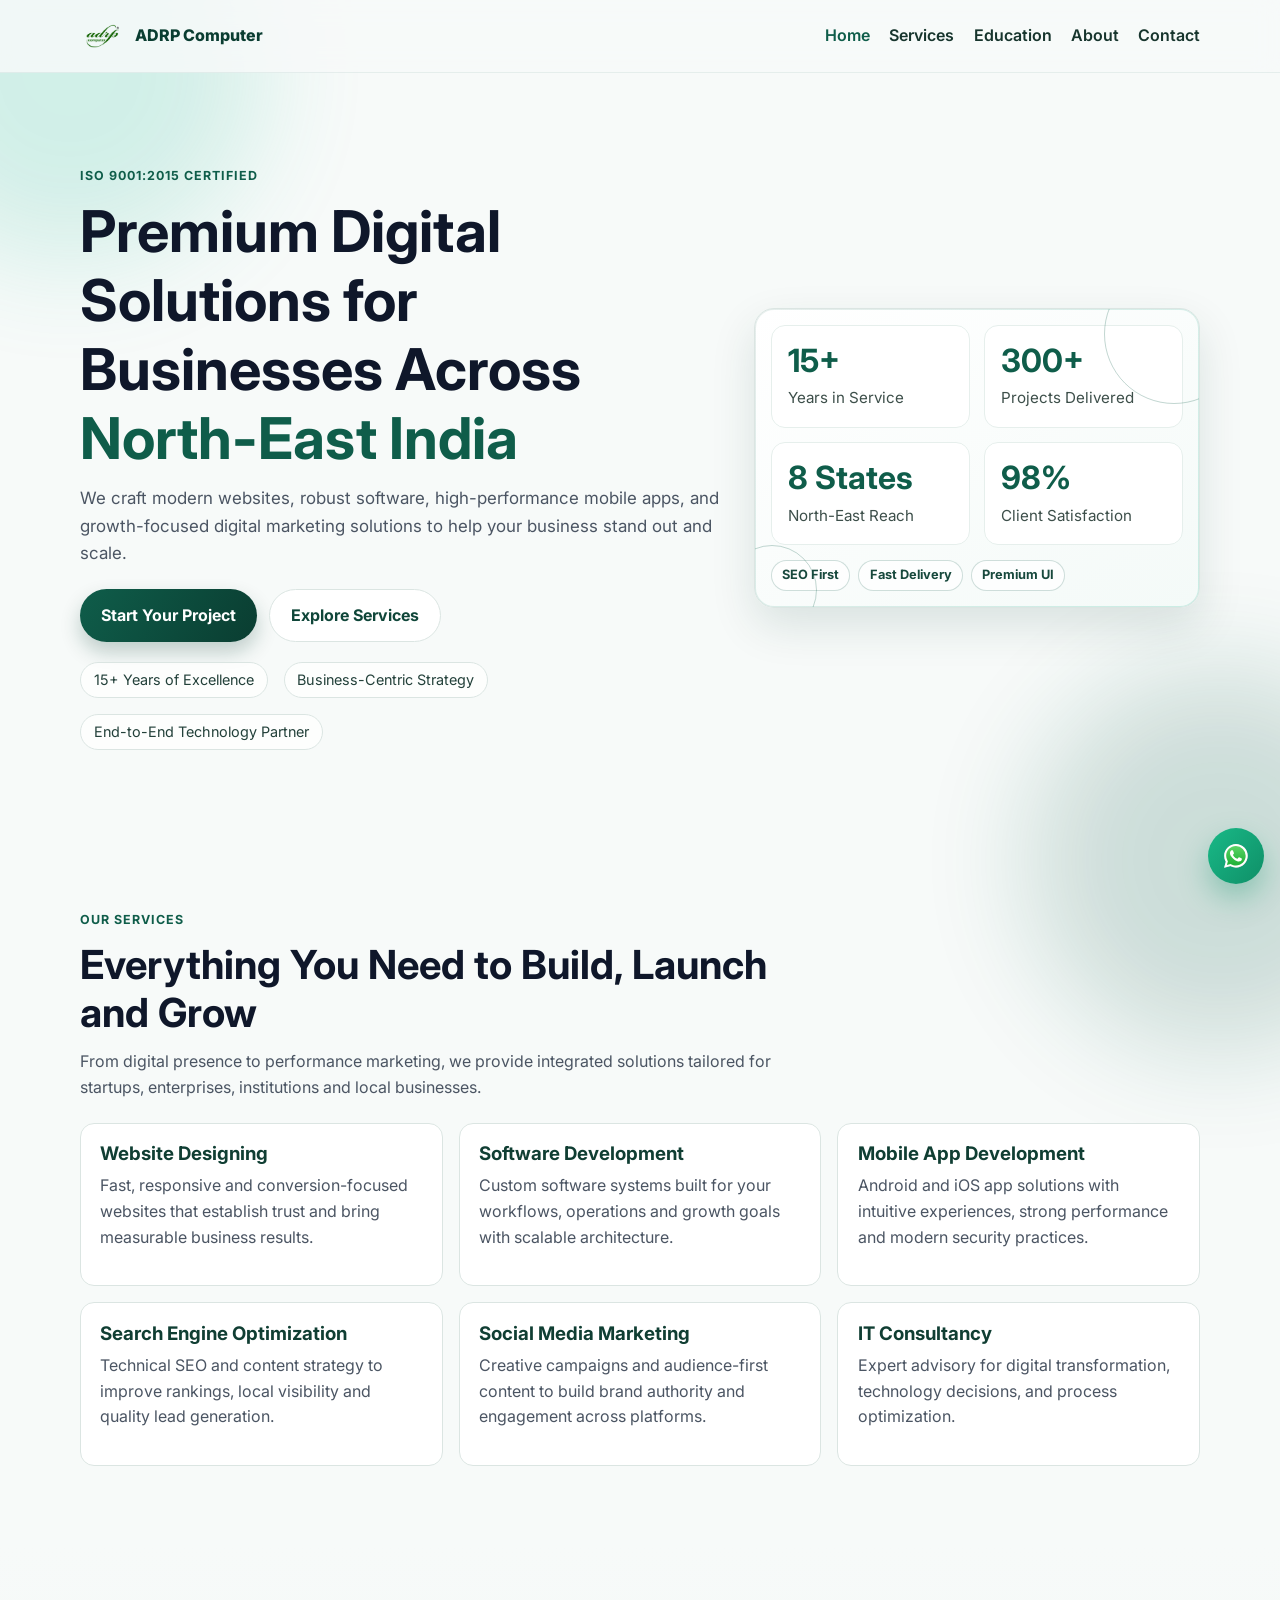
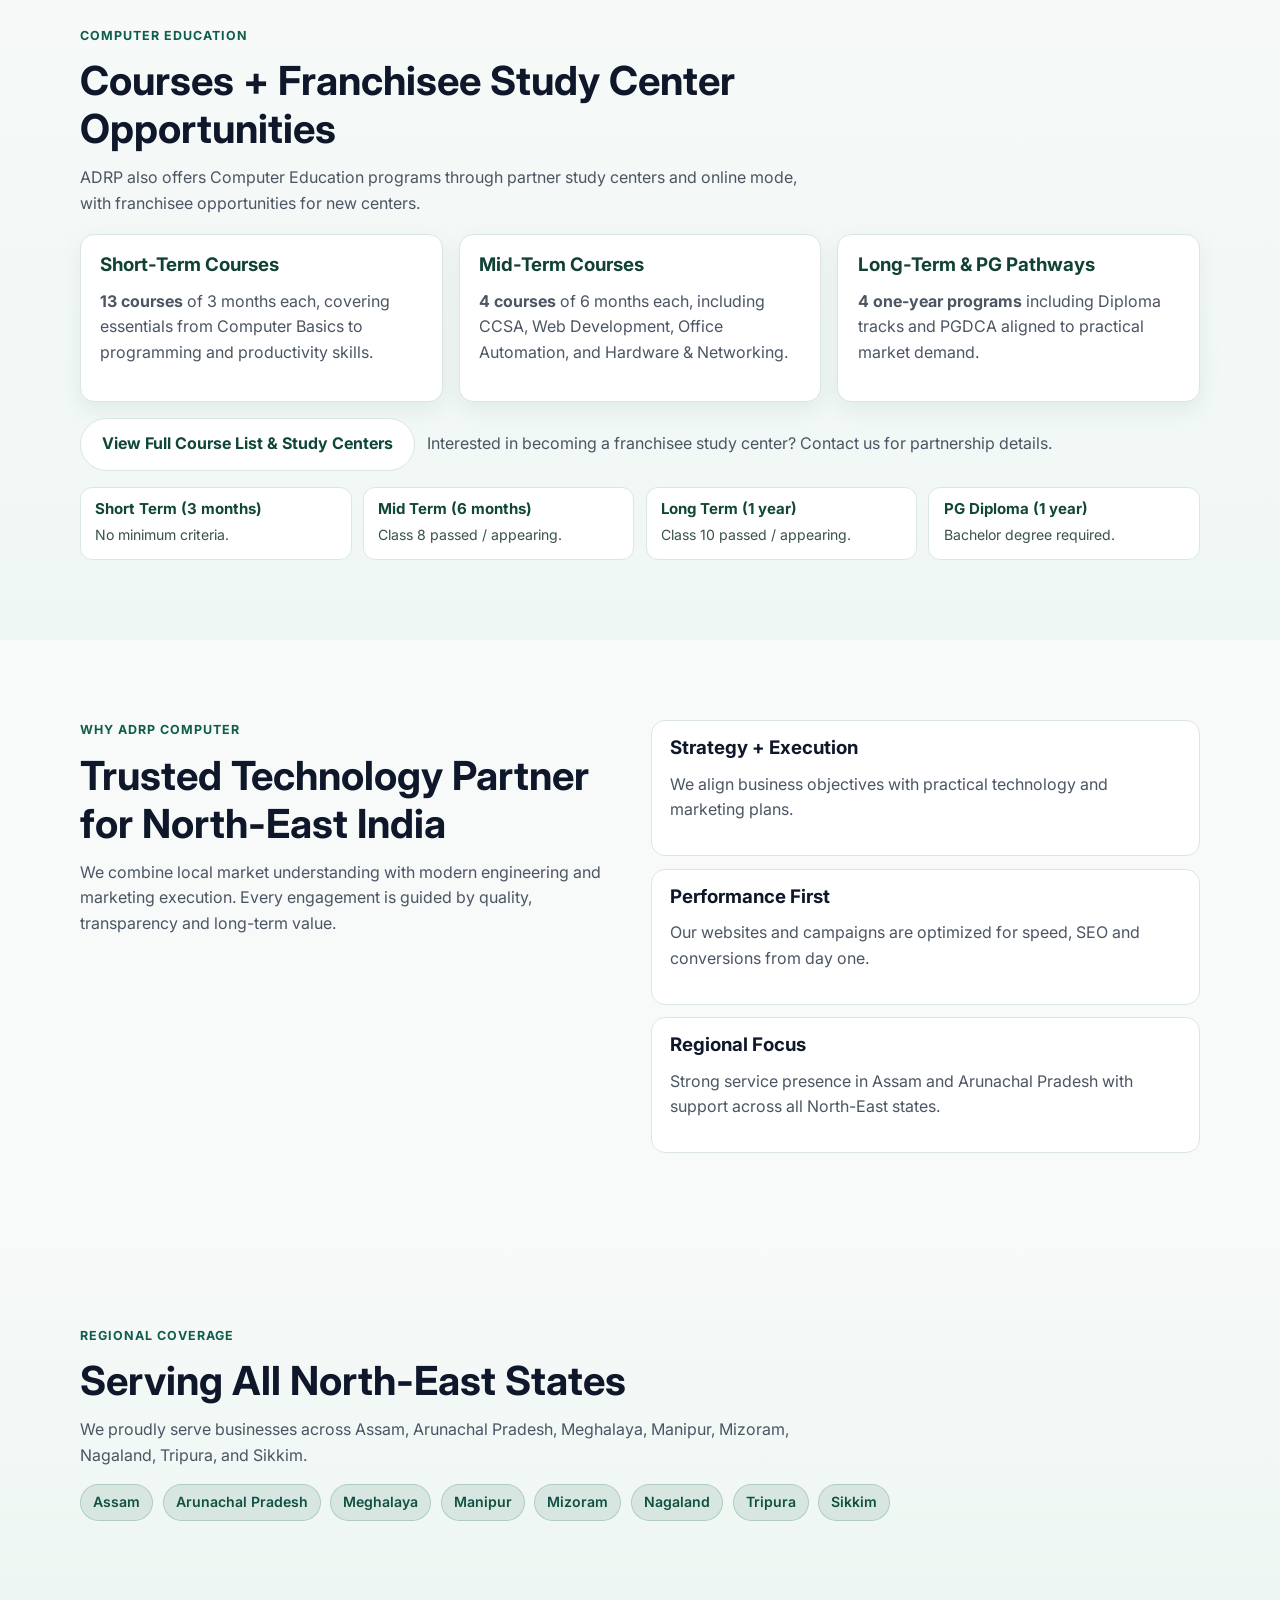
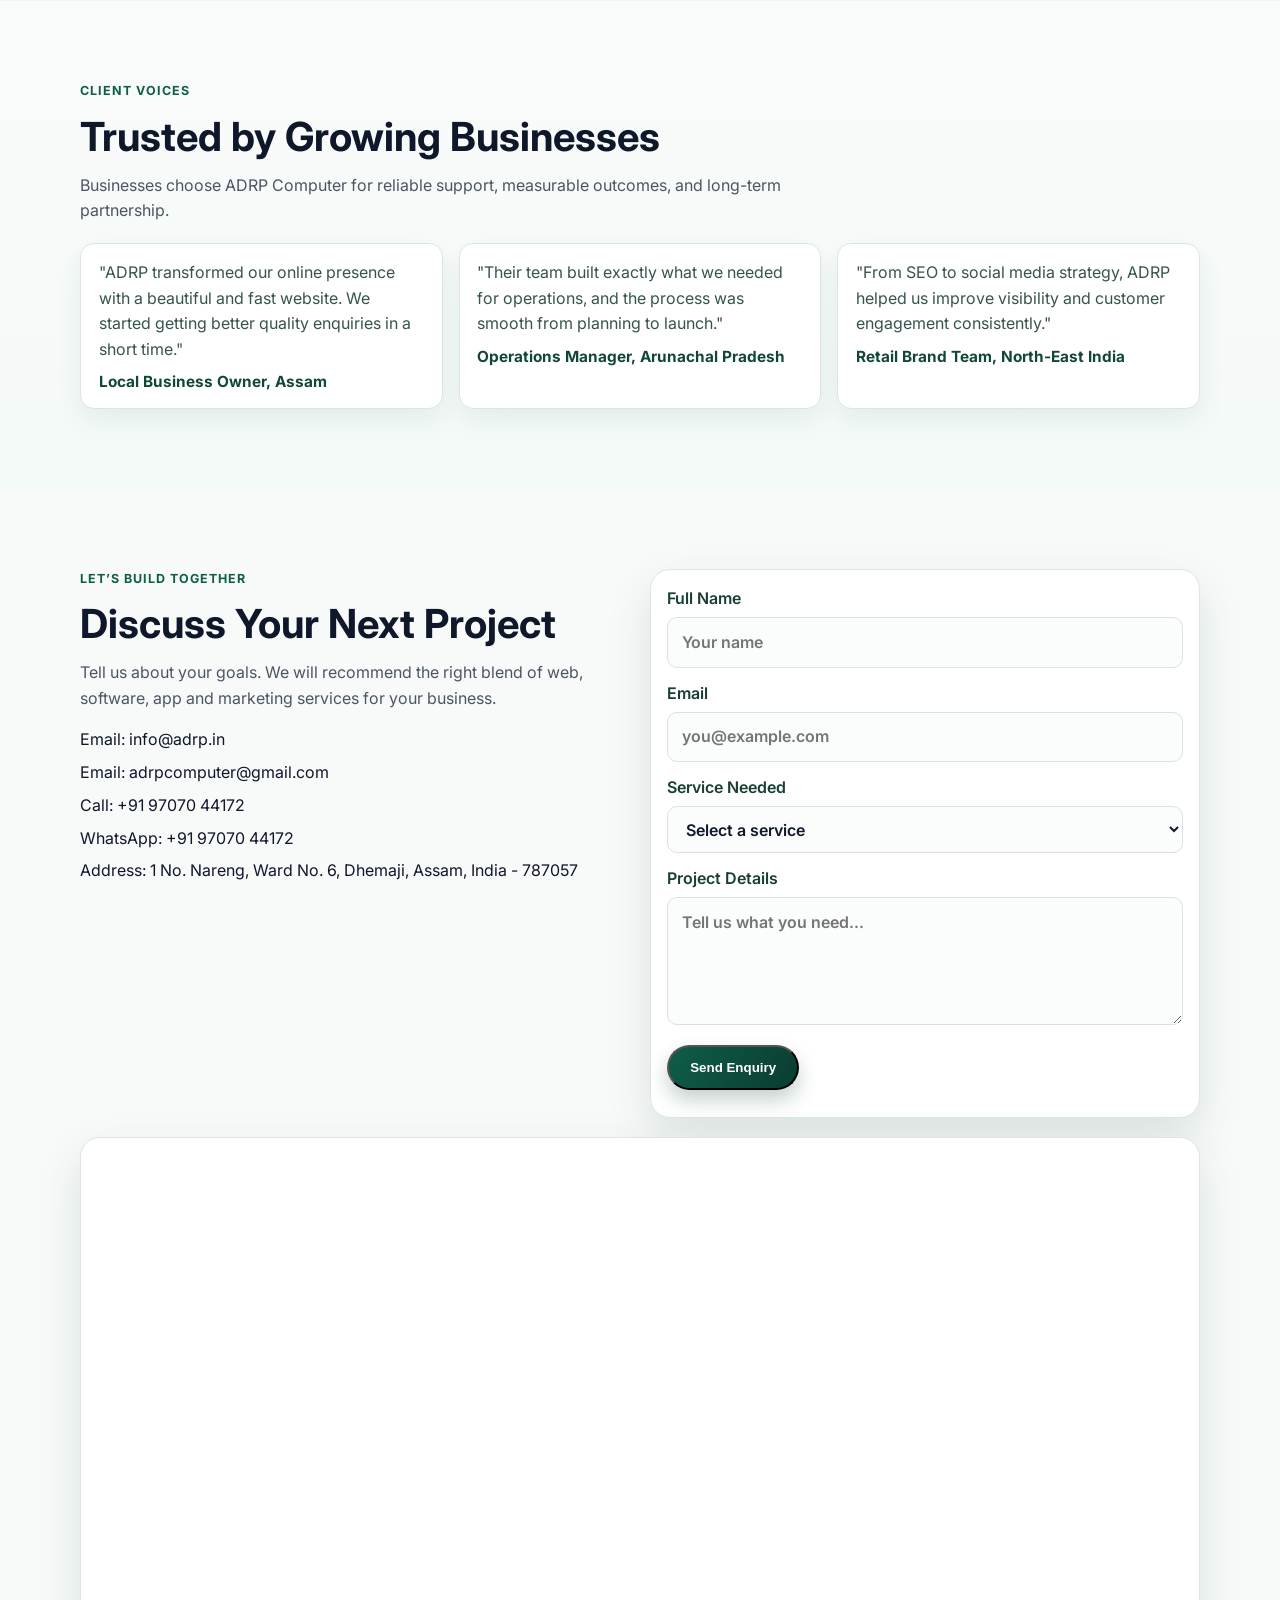
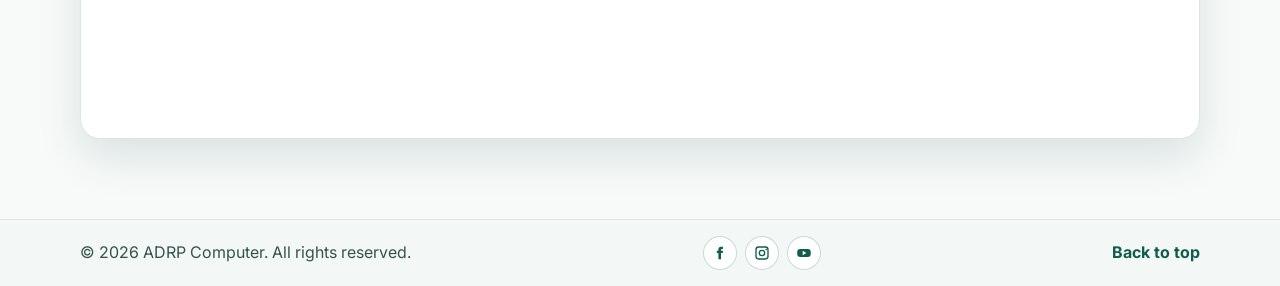
<file: index.html>
<!DOCTYPE html>
<html lang="en">
  <head>
    <meta charset="UTF-8" />
    <meta name="viewport" content="width=device-width, initial-scale=1.0" />
    <title>
      ADRP Computer | Website, Software, Mobile App, SEO & IT Consultancy
    </title>
    <meta
      name="description"
      content="ADRP Computer delivers website designing, software development, mobile app development, SEO, social media marketing, IT consultancy, and computer education franchisee opportunities across North-East India with special focus on Assam and Arunachal Pradesh."
    />
    <meta
      name="keywords"
      content="Website Designing Assam, Software Development Arunachal Pradesh, Mobile App Development North East India, SEO Services Assam, Social Media Marketing North East, IT Consultancy Assam, Computer Education Franchisee Assam, Computer Courses Arunachal Pradesh, ADRP Computer"
    />
    <meta name="author" content="ADRP Computer" />
    <meta name="robots" content="index, follow" />
    <link rel="canonical" href="https://adrp.in/" />
    <link rel="icon" type="image/png" href="assets/favicon.png" />

    <meta
      property="og:title"
      content="ADRP Computer | Digital Growth & Technology Partner"
    />
    <meta
      property="og:description"
      content="Premium technology and marketing solutions for businesses in North-East India."
    />
    <meta property="og:type" content="website" />
    <meta property="og:url" content="https://adrp.in/" />
    <meta property="og:image" content="assets/logo.png" />
    <meta property="og:site_name" content="ADRP Computer" />

    <meta name="twitter:card" content="summary_large_image" />
    <meta
      name="twitter:title"
      content="ADRP Computer | Digital Growth & Technology Partner"
    />
    <meta
      name="twitter:description"
      content="Website, software, mobile app, SEO, social media and IT consultancy services."
    />
    <meta name="twitter:image" content="assets/logo.png" />

    <link rel="preconnect" href="https://fonts.googleapis.com" />
    <link rel="preconnect" href="https://fonts.gstatic.com" crossorigin />
    <link
      href="https://fonts.googleapis.com/css2?family=Inter:wght@400;500;600;700;800&display=swap"
      rel="stylesheet"
    />

    <link rel="stylesheet" href="styles.css" />

    <script type="application/ld+json">
      {
        "@context": "https://schema.org",
        "@type": "Organization",
        "name": "ADRP Computer",
        "url": "https://adrp.in/",
        "logo": "https://adrp.in/assets/logo.png",
        "description": "Technology, digital marketing and computer education company offering website designing, software development, mobile app development, SEO, social media marketing, IT consultancy, and franchisee-enabled computer education programs.",
        "email": ["info@adrp.in", "adrpcomputer@gmail.com"],
        "telephone": "+91 97070 44172",
        "address": {
          "@type": "PostalAddress",
          "streetAddress": "1 No. Nareng, Ward No. 6",
          "addressLocality": "Dhemaji",
          "addressRegion": "Assam",
          "postalCode": "787057",
          "addressCountry": "IN"
        },
        "areaServed": [
          {
            "@type": "AdministrativeArea",
            "name": "Assam"
          },
          {
            "@type": "AdministrativeArea",
            "name": "Arunachal Pradesh"
          },
          {
            "@type": "AdministrativeArea",
            "name": "North-East India"
          }
        ],
        "sameAs": [
          "https://www.facebook.com/adrpcomputer",
          "https://www.instagram.com/adrpcomputer/",
          "https://www.youtube.com/@adrpcomputer3998"
        ]
      }
    </script>

    <script type="application/ld+json">
      {
        "@context": "https://schema.org",
        "@type": "WebSite",
        "name": "ADRP Computer",
        "url": "https://adrp.in/"
      }
    </script>

    <script type="application/ld+json">
      {
        "@context": "https://schema.org",
        "@type": "Service",
        "serviceType": "Website Designing, Software Development, Mobile App Development, SEO, Social Media Marketing, IT Consultancy, Computer Education, Franchisee Centers",
        "provider": {
          "@type": "Organization",
          "name": "ADRP Computer"
        },
        "areaServed": "North-East India"
      }
    </script>
  </head>
  <body>
    <div class="bg-orb orb-1" aria-hidden="true"></div>
    <div class="bg-orb orb-2" aria-hidden="true"></div>

    <header class="site-header">
      <div class="container nav-wrap">
        <a class="brand" href="index.html" aria-label="ADRP Computer Home">
          <img src="assets/logo.png" alt="ADRP Computer logo" />
          <span>ADRP Computer</span>
        </a>

        <button class="menu-btn" type="button" aria-expanded="false" aria-controls="site-nav">
          <span></span>
          <span></span>
          <span></span>
          <span class="sr-only">Toggle navigation menu</span>
        </button>

        <nav id="site-nav" class="site-nav" aria-label="Primary">
          <a href="index.html">Home</a>
          <a href="services.html">Services</a>
          <a href="education.html">Education</a>
          <a href="about.html">About</a>
          <a href="contact.html">Contact</a>
        </nav>
      </div>
    </header>

    <main>
      <section id="home" class="hero section">
        <div class="container hero-grid">
          <div class="hero-content reveal">
            <p class="eyebrow">ISO 9001:2015 Certified</p>
            <h1>
              Premium Digital Solutions for Businesses Across
              <span>North-East India</span>
            </h1>
            <p class="lead">
              We craft modern websites, robust software, high-performance mobile apps, and growth-focused digital marketing solutions to help your business stand out and scale.
            </p>
            <div class="cta-group">
              <a class="btn btn-primary" href="contact.html">Start Your Project</a>
              <a class="btn btn-secondary" href="services.html">Explore Services</a>
            </div>
            <ul class="quick-points">
              <li>15+ Years of Excellence</li>
              <li>Business-Centric Strategy</li>
              <li>End-to-End Technology Partner</li>
            </ul>
          </div>
          <div class="hero-card reveal premium-hero-card">
            <div class="pulse-ring ring-1" aria-hidden="true"></div>
            <div class="pulse-ring ring-2" aria-hidden="true"></div>
            <div class="stat-grid">
              <article class="stat-item">
                <h2><span data-count="15">0</span>+</h2>
                <p>Years in Service</p>
              </article>
              <article class="stat-item">
                <h2><span data-count="300">0</span>+</h2>
                <p>Projects Delivered</p>
              </article>
              <article class="stat-item">
                <h2><span data-count="8">0</span> States</h2>
                <p>North-East Reach</p>
              </article>
              <article class="stat-item">
                <h2><span data-count="98">0</span>%</h2>
                <p>Client Satisfaction</p>
              </article>
            </div>
            <div class="hero-float-badges" aria-hidden="true">
              <span>SEO First</span>
              <span>Fast Delivery</span>
              <span>Premium UI</span>
            </div>
          </div>
        </div>
      </section>

      <section id="services" class="section services">
        <div class="container">
          <div class="section-head reveal">
            <p class="eyebrow">Our Services</p>
            <h2>Everything You Need to Build, Launch and Grow</h2>
            <p>
              From digital presence to performance marketing, we provide integrated solutions tailored for startups, enterprises, institutions and local businesses.
            </p>
          </div>

          <div class="services-grid">
            <article class="service-card reveal">
              <h3>Website Designing</h3>
              <p>Fast, responsive and conversion-focused websites that establish trust and bring measurable business results.</p>
            </article>
            <article class="service-card reveal">
              <h3>Software Development</h3>
              <p>Custom software systems built for your workflows, operations and growth goals with scalable architecture.</p>
            </article>
            <article class="service-card reveal">
              <h3>Mobile App Development</h3>
              <p>Android and iOS app solutions with intuitive experiences, strong performance and modern security practices.</p>
            </article>
            <article class="service-card reveal">
              <h3>Search Engine Optimization</h3>
              <p>Technical SEO and content strategy to improve rankings, local visibility and quality lead generation.</p>
            </article>
            <article class="service-card reveal">
              <h3>Social Media Marketing</h3>
              <p>Creative campaigns and audience-first content to build brand authority and engagement across platforms.</p>
            </article>
            <article class="service-card reveal">
              <h3>IT Consultancy</h3>
              <p>Expert advisory for digital transformation, technology decisions, and process optimization.</p>
            </article>
          </div>
        </div>
      </section>

      <section id="education" class="section education">
        <div class="container">
          <div class="section-head reveal">
            <p class="eyebrow">Computer Education</p>
            <h2>Courses + Franchisee Study Center Opportunities</h2>
            <p>
              ADRP also offers Computer Education programs through partner study centers and online mode, with franchisee opportunities for new centers.
            </p>
          </div>
          <div class="education-grid">
            <article class="education-card reveal">
              <h3>Short-Term Courses</h3>
              <p><strong>13 courses</strong> of 3 months each, covering essentials from Computer Basics to programming and productivity skills.</p>
            </article>
            <article class="education-card reveal">
              <h3>Mid-Term Courses</h3>
              <p><strong>4 courses</strong> of 6 months each, including CCSA, Web Development, Office Automation, and Hardware & Networking.</p>
            </article>
            <article class="education-card reveal">
              <h3>Long-Term & PG Pathways</h3>
              <p><strong>4 one-year programs</strong> including Diploma tracks and PGDCA aligned to practical market demand.</p>
            </article>
          </div>
          <div class="education-cta reveal">
            <a
              class="btn btn-secondary"
              href="https://adrp.in/computer-education/"
              target="_blank"
              rel="noopener noreferrer"
            >
              View Full Course List & Study Centers
            </a>
            <p>
              Interested in becoming a franchisee study center? Contact us for partnership details.
            </p>
          </div>
          <div class="eligibility-snapshot reveal" aria-label="Eligibility Snapshot">
            <article class="eligibility-item">
              <h3>Short Term (3 months)</h3>
              <p>No minimum criteria.</p>
            </article>
            <article class="eligibility-item">
              <h3>Mid Term (6 months)</h3>
              <p>Class 8 passed / appearing.</p>
            </article>
            <article class="eligibility-item">
              <h3>Long Term (1 year)</h3>
              <p>Class 10 passed / appearing.</p>
            </article>
            <article class="eligibility-item">
              <h3>PG Diploma (1 year)</h3>
              <p>Bachelor degree required.</p>
            </article>
          </div>
        </div>
      </section>

      <section id="why-us" class="section why-us">
        <div class="container why-grid">
          <div class="reveal">
            <p class="eyebrow">Why ADRP Computer</p>
            <h2>Trusted Technology Partner for North-East India</h2>
            <p>
              We combine local market understanding with modern engineering and marketing execution. Every engagement is guided by quality, transparency and long-term value.
            </p>
          </div>
          <div class="feature-list reveal">
            <article>
              <h3>Strategy + Execution</h3>
              <p>We align business objectives with practical technology and marketing plans.</p>
            </article>
            <article>
              <h3>Performance First</h3>
              <p>Our websites and campaigns are optimized for speed, SEO and conversions from day one.</p>
            </article>
            <article>
              <h3>Regional Focus</h3>
              <p>Strong service presence in Assam and Arunachal Pradesh with support across all North-East states.</p>
            </article>
          </div>
        </div>
      </section>

      <section id="coverage" class="section coverage">
        <div class="container reveal">
          <p class="eyebrow">Regional Coverage</p>
          <h2>Serving All North-East States</h2>
          <p class="coverage-copy">
            We proudly serve businesses across Assam, Arunachal Pradesh, Meghalaya, Manipur, Mizoram, Nagaland, Tripura, and Sikkim.
          </p>
          <div class="state-tags">
            <span>Assam</span>
            <span>Arunachal Pradesh</span>
            <span>Meghalaya</span>
            <span>Manipur</span>
            <span>Mizoram</span>
            <span>Nagaland</span>
            <span>Tripura</span>
            <span>Sikkim</span>
          </div>
        </div>
      </section>

      <section id="testimonials" class="section testimonials">
        <div class="container">
          <div class="section-head reveal">
            <p class="eyebrow">Client Voices</p>
            <h2>Trusted by Growing Businesses</h2>
            <p>
              Businesses choose ADRP Computer for reliable support, measurable outcomes, and long-term partnership.
            </p>
          </div>
          <div class="testimonials-strip reveal">
            <article class="testimonial-card">
              <p>
                "ADRP transformed our online presence with a beautiful and fast website. We started getting better quality enquiries in a short time."
              </p>
              <h3>Local Business Owner, Assam</h3>
            </article>
            <article class="testimonial-card">
              <p>
                "Their team built exactly what we needed for operations, and the process was smooth from planning to launch."
              </p>
              <h3>Operations Manager, Arunachal Pradesh</h3>
            </article>
            <article class="testimonial-card">
              <p>
                "From SEO to social media strategy, ADRP helped us improve visibility and customer engagement consistently."
              </p>
              <h3>Retail Brand Team, North-East India</h3>
            </article>
          </div>
        </div>
      </section>

      <section id="contact" class="section contact">
        <div class="container contact-grid">
          <div class="reveal">
            <p class="eyebrow">Let’s Build Together</p>
            <h2>Discuss Your Next Project</h2>
            <p>
              Tell us about your goals. We will recommend the right blend of web, software, app and marketing services for your business.
            </p>
            <ul class="contact-points">
              <li>Email: <a href="mailto:info@adrp.in">info@adrp.in</a></li>
              <li>Email: <a href="mailto:adrpcomputer@gmail.com">adrpcomputer@gmail.com</a></li>
              <li>Call: <a href="tel:+919707044172">+91 97070 44172</a></li>
              <li>WhatsApp: <a href="https://wa.me/919707044172" target="_blank" rel="noopener noreferrer">+91 97070 44172</a></li>
              <li>Address: 1 No. Nareng, Ward No. 6, Dhemaji, Assam, India - 787057</li>
            </ul>
          </div>
          <form class="contact-form reveal" id="contact-form" novalidate>
            <label>
              Full Name
              <input type="text" name="name" placeholder="Your name" required />
            </label>
            <label>
              Email
              <input type="email" name="email" placeholder="you@example.com" required />
            </label>
            <label>
              Service Needed
              <select name="service" required>
                <option value="">Select a service</option>
                <option>Website Designing</option>
                <option>Software Development</option>
                <option>Mobile App Development</option>
                <option>SEO</option>
                <option>Social Media Marketing</option>
                <option>IT Consultancy</option>
              </select>
            </label>
            <label>
              Project Details
              <textarea
                name="message"
                rows="4"
                placeholder="Tell us what you need..."
                required
              ></textarea>
            </label>
            <button type="submit" class="btn btn-primary">Send Enquiry</button>
            <p class="form-note" id="form-note" aria-live="polite"></p>
          </form>
        </div>
        <div class="container map-wrap reveal">
          <iframe
            src="https://www.google.com/maps/embed?pb=!1m18!1m12!1m3!1d3539.6504535859417!2d94.53686257524527!3d27.480139576313643!2m3!1f0!2f0!3f0!3m2!1i1024!2i768!4f13.1!3m3!1m2!1s0x3740e71771041f93%3A0xf3d5a285f196d966!2sADRP%20Computer%20(P)%20Ltd.!5e0!3m2!1sen!2sin!4v1772560618919!5m2!1sen!2sin"
            width="800"
            height="600"
            style="border: 0"
            allowfullscreen=""
            loading="lazy"
            referrerpolicy="no-referrer-when-downgrade"
            title="ADRP Computer Google Map Location"
          ></iframe>
        </div>
      </section>
    </main>

    <footer class="site-footer">
      <div class="container footer-wrap">
        <p>© <span id="year"></span> ADRP Computer. All rights reserved.</p>
        <div class="footer-social" aria-label="Social media links">
          <a
            class="social-link"
            href="https://www.facebook.com/adrpcomputer"
            target="_blank"
            rel="noopener noreferrer"
            aria-label="Visit ADRP Computer on Facebook"
          >
            <svg viewBox="0 0 24 24" aria-hidden="true">
              <path d="M13.5 8.5V6.9c0-.7.5-.9.8-.9h2.1V2.5h-2.9c-3.2 0-3.9 2.4-3.9 3.9v2.1H7.2V12h2.4v9.5h3.9V12h2.6l.4-3.5z" />
            </svg>
          </a>
          <a
            class="social-link"
            href="https://www.instagram.com/adrpcomputer/"
            target="_blank"
            rel="noopener noreferrer"
            aria-label="Visit ADRP Computer on Instagram"
          >
            <svg viewBox="0 0 24 24" aria-hidden="true">
              <path d="M7 2h10a5 5 0 0 1 5 5v10a5 5 0 0 1-5 5H7a5 5 0 0 1-5-5V7a5 5 0 0 1 5-5m0 2a3 3 0 0 0-3 3v10a3 3 0 0 0 3 3h10a3 3 0 0 0 3-3V7a3 3 0 0 0-3-3H7m11.3 1.5a1.2 1.2 0 1 1 0 2.4 1.2 1.2 0 0 1 0-2.4M12 7a5 5 0 1 1 0 10 5 5 0 0 1 0-10m0 2a3 3 0 1 0 0 6 3 3 0 0 0 0-6z" />
            </svg>
          </a>
          <a
            class="social-link"
            href="https://www.youtube.com/@adrpcomputer3998"
            target="_blank"
            rel="noopener noreferrer"
            aria-label="Visit ADRP Computer on YouTube"
          >
            <svg viewBox="0 0 24 24" aria-hidden="true">
              <path d="M21.8 8.5a3 3 0 0 0-2.1-2.1C17.8 6 12 6 12 6s-5.8 0-7.7.4A3 3 0 0 0 2.2 8.5C1.8 10.4 1.8 12 1.8 12s0 1.6.4 3.5a3 3 0 0 0 2.1 2.1C6.2 18 12 18 12 18s5.8 0 7.7-.4a3 3 0 0 0 2.1-2.1c.4-1.9.4-3.5.4-3.5s0-1.6-.4-3.5M10 15.2V8.8L15.5 12z" />
            </svg>
          </a>
        </div>
        <a href="#">Back to top</a>
      </div>
    </footer>

    <a
      class="whatsapp-float"
      href="https://wa.me/919707044172"
      target="_blank"
      rel="noopener noreferrer"
      aria-label="Chat with ADRP Computer on WhatsApp"
    >
      <span class="whatsapp-icon" aria-hidden="true">
        <img src="assets/WhatsApp.svg" alt="WhatsApp" />
      </span>
    </a>

    <script src="script.js" defer></script>
  </body>
</html>
</file>
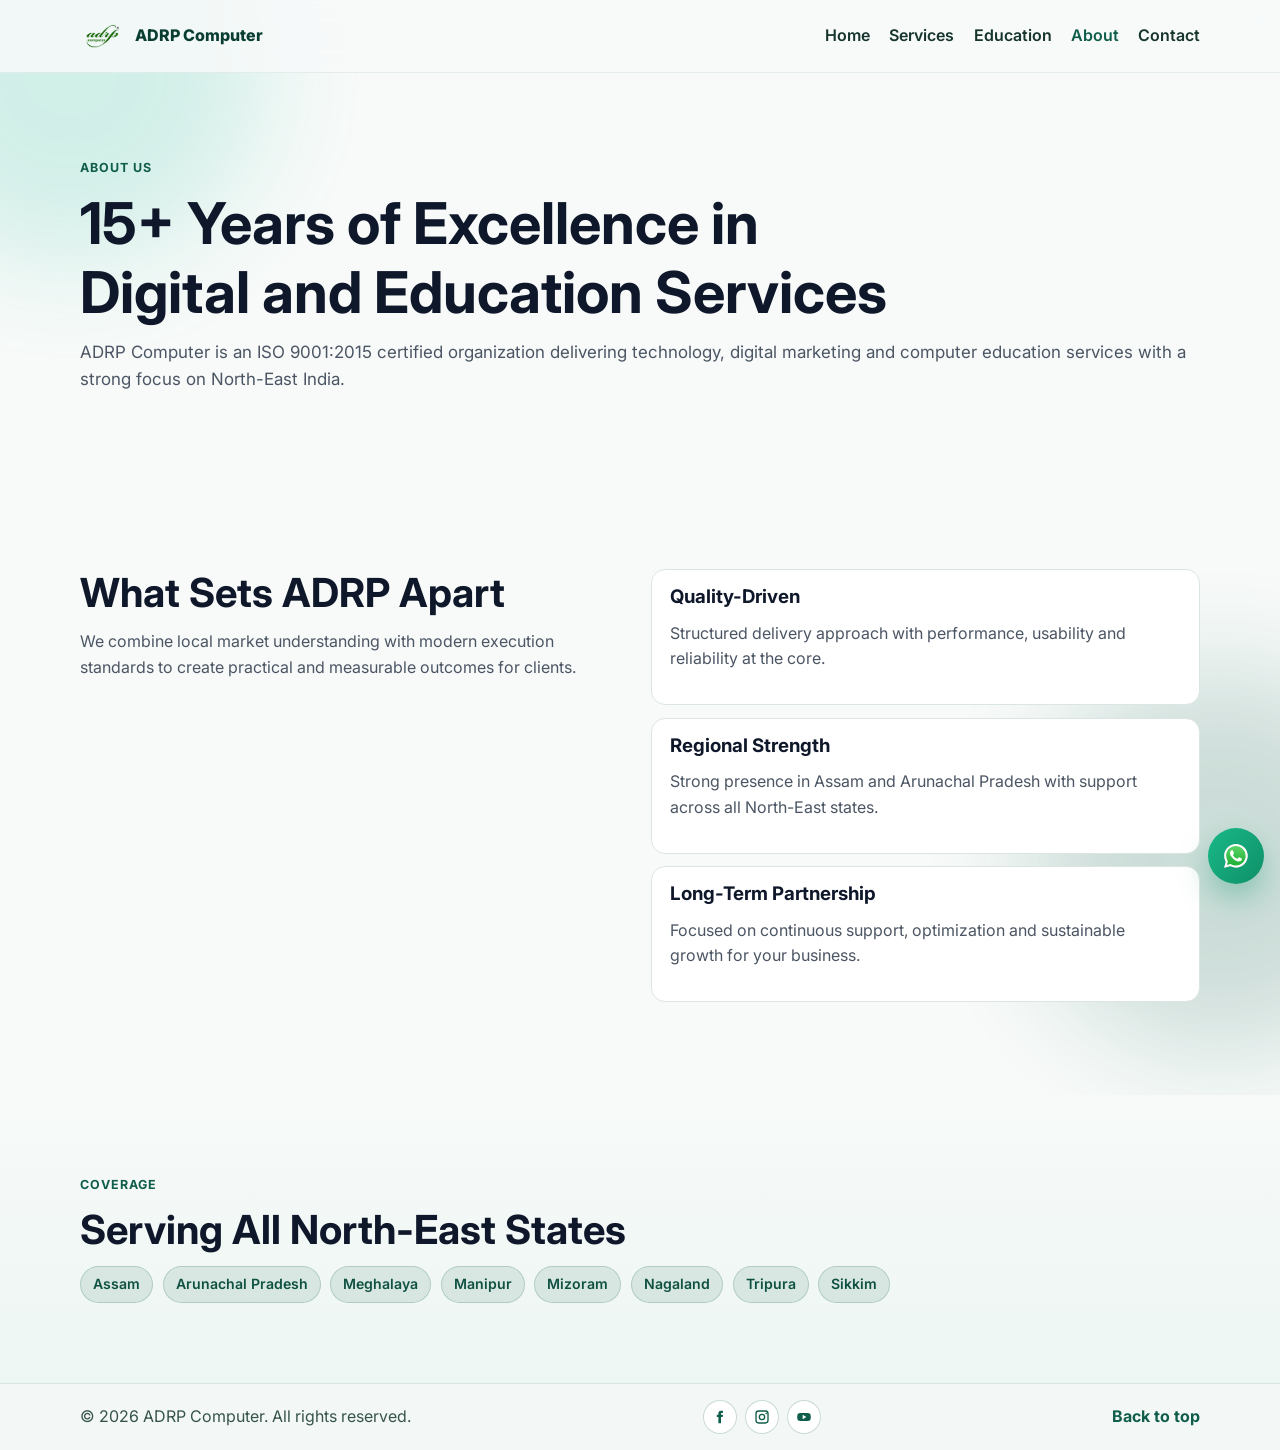
<file: about.html>
<!DOCTYPE html>
<html lang="en">
  <head>
    <meta charset="UTF-8" />
    <meta name="viewport" content="width=device-width, initial-scale=1.0" />
    <title>About ADRP Computer | North-East India</title>
    <meta
      name="description"
      content="Learn about ADRP Computer, ISO 9001:2015 certified digital solutions company serving Assam, Arunachal Pradesh and all North-East states."
    />
    <meta name="robots" content="index, follow" />
    <link rel="canonical" href="https://adrp.in/about.html" />
    <link rel="icon" type="image/png" href="assets/favicon.png" />
    <link rel="preconnect" href="https://fonts.googleapis.com" />
    <link rel="preconnect" href="https://fonts.gstatic.com" crossorigin />
    <link
      href="https://fonts.googleapis.com/css2?family=Inter:wght@400;500;600;700;800&display=swap"
      rel="stylesheet"
    />
    <link rel="stylesheet" href="styles.css" />
  </head>
  <body>
    <div class="bg-orb orb-1" aria-hidden="true"></div>
    <div class="bg-orb orb-2" aria-hidden="true"></div>

    <header class="site-header">
      <div class="container nav-wrap">
        <a class="brand" href="index.html" aria-label="ADRP Computer Home">
          <img src="assets/logo.png" alt="ADRP Computer logo" />
          <span>ADRP Computer</span>
        </a>
        <button class="menu-btn" type="button" aria-expanded="false" aria-controls="site-nav">
          <span></span>
          <span></span>
          <span></span>
          <span class="sr-only">Toggle navigation menu</span>
        </button>
        <nav id="site-nav" class="site-nav" aria-label="Primary">
          <a href="index.html">Home</a>
          <a href="services.html">Services</a>
          <a href="education.html">Education</a>
          <a href="about.html">About</a>
          <a href="contact.html">Contact</a>
        </nav>
      </div>
    </header>

    <main>
      <section class="section page-hero">
        <div class="container reveal">
          <p class="eyebrow">About Us</p>
          <h1>15+ Years of Excellence in Digital and Education Services</h1>
          <p class="lead">
            ADRP Computer is an ISO 9001:2015 certified organization delivering technology, digital marketing and computer education services with a strong focus on North-East India.
          </p>
        </div>
      </section>

      <section class="section why-us">
        <div class="container why-grid">
          <div class="reveal">
            <h2>What Sets ADRP Apart</h2>
            <p>
              We combine local market understanding with modern execution standards to create practical and measurable outcomes for clients.
            </p>
          </div>
          <div class="feature-list reveal">
            <article>
              <h3>Quality-Driven</h3>
              <p>Structured delivery approach with performance, usability and reliability at the core.</p>
            </article>
            <article>
              <h3>Regional Strength</h3>
              <p>Strong presence in Assam and Arunachal Pradesh with support across all North-East states.</p>
            </article>
            <article>
              <h3>Long-Term Partnership</h3>
              <p>Focused on continuous support, optimization and sustainable growth for your business.</p>
            </article>
          </div>
        </div>
      </section>

      <section class="section coverage">
        <div class="container reveal">
          <p class="eyebrow">Coverage</p>
          <h2>Serving All North-East States</h2>
          <div class="state-tags">
            <span>Assam</span>
            <span>Arunachal Pradesh</span>
            <span>Meghalaya</span>
            <span>Manipur</span>
            <span>Mizoram</span>
            <span>Nagaland</span>
            <span>Tripura</span>
            <span>Sikkim</span>
          </div>
        </div>
      </section>
    </main>

    <footer class="site-footer">
      <div class="container footer-wrap">
        <p>© <span id="year"></span> ADRP Computer. All rights reserved.</p>
        <div class="footer-social" aria-label="Social media links">
          <a
            class="social-link"
            href="https://www.facebook.com/adrpcomputer"
            target="_blank"
            rel="noopener noreferrer"
            aria-label="Visit ADRP Computer on Facebook"
          >
            <svg viewBox="0 0 24 24" aria-hidden="true">
              <path d="M13.5 8.5V6.9c0-.7.5-.9.8-.9h2.1V2.5h-2.9c-3.2 0-3.9 2.4-3.9 3.9v2.1H7.2V12h2.4v9.5h3.9V12h2.6l.4-3.5z" />
            </svg>
          </a>
          <a
            class="social-link"
            href="https://www.instagram.com/adrpcomputer/"
            target="_blank"
            rel="noopener noreferrer"
            aria-label="Visit ADRP Computer on Instagram"
          >
            <svg viewBox="0 0 24 24" aria-hidden="true">
              <path d="M7 2h10a5 5 0 0 1 5 5v10a5 5 0 0 1-5 5H7a5 5 0 0 1-5-5V7a5 5 0 0 1 5-5m0 2a3 3 0 0 0-3 3v10a3 3 0 0 0 3 3h10a3 3 0 0 0 3-3V7a3 3 0 0 0-3-3H7m11.3 1.5a1.2 1.2 0 1 1 0 2.4 1.2 1.2 0 0 1 0-2.4M12 7a5 5 0 1 1 0 10 5 5 0 0 1 0-10m0 2a3 3 0 1 0 0 6 3 3 0 0 0 0-6z" />
            </svg>
          </a>
          <a
            class="social-link"
            href="https://www.youtube.com/@adrpcomputer3998"
            target="_blank"
            rel="noopener noreferrer"
            aria-label="Visit ADRP Computer on YouTube"
          >
            <svg viewBox="0 0 24 24" aria-hidden="true">
              <path d="M21.8 8.5a3 3 0 0 0-2.1-2.1C17.8 6 12 6 12 6s-5.8 0-7.7.4A3 3 0 0 0 2.2 8.5C1.8 10.4 1.8 12 1.8 12s0 1.6.4 3.5a3 3 0 0 0 2.1 2.1C6.2 18 12 18 12 18s5.8 0 7.7-.4a3 3 0 0 0 2.1-2.1c.4-1.9.4-3.5.4-3.5s0-1.6-.4-3.5M10 15.2V8.8L15.5 12z" />
            </svg>
          </a>
        </div>
        <a href="#">Back to top</a>
      </div>
    </footer>

    <a
      class="whatsapp-float"
      href="https://wa.me/919707044172"
      target="_blank"
      rel="noopener noreferrer"
      aria-label="Chat with ADRP Computer on WhatsApp"
    >
      <span class="whatsapp-icon" aria-hidden="true">
        <img src="assets/WhatsApp.svg" alt="WhatsApp" />
      </span>
    </a>

    <script src="script.js" defer></script>
  </body>
</html>
</file>
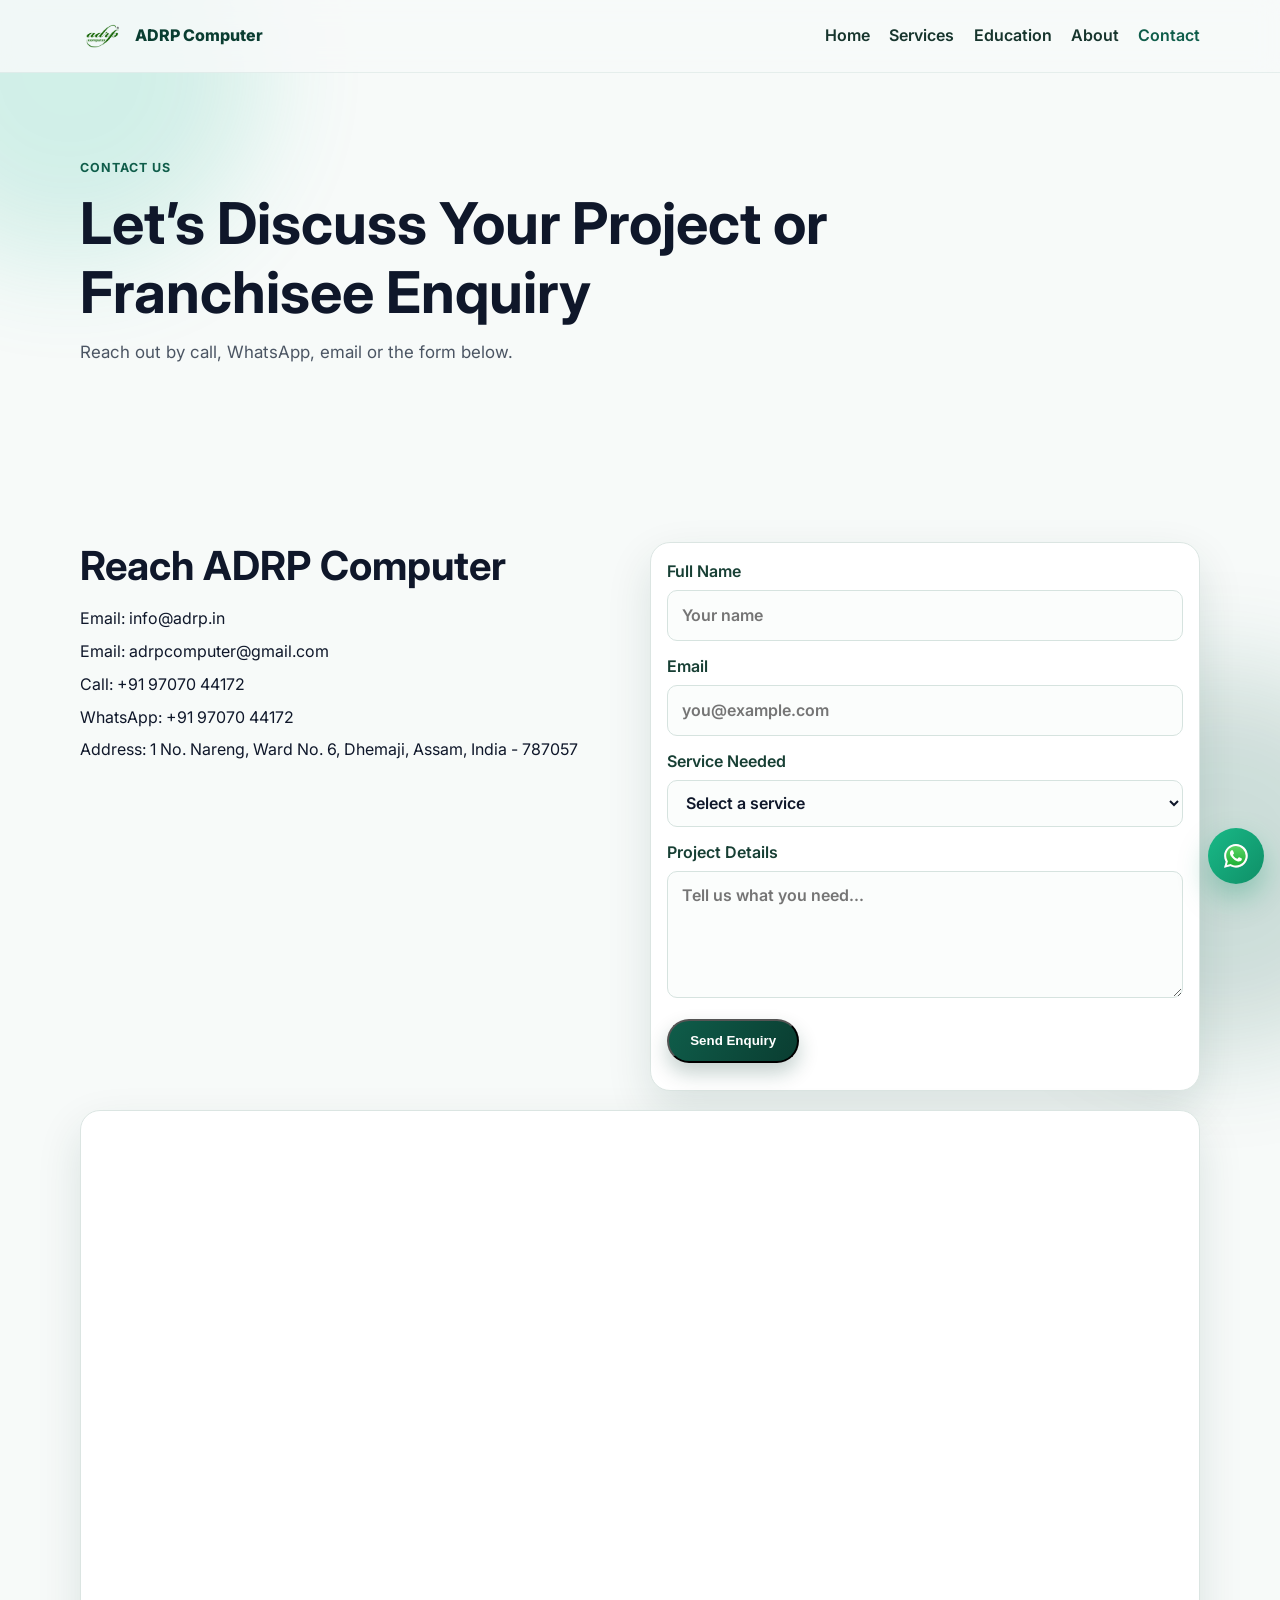
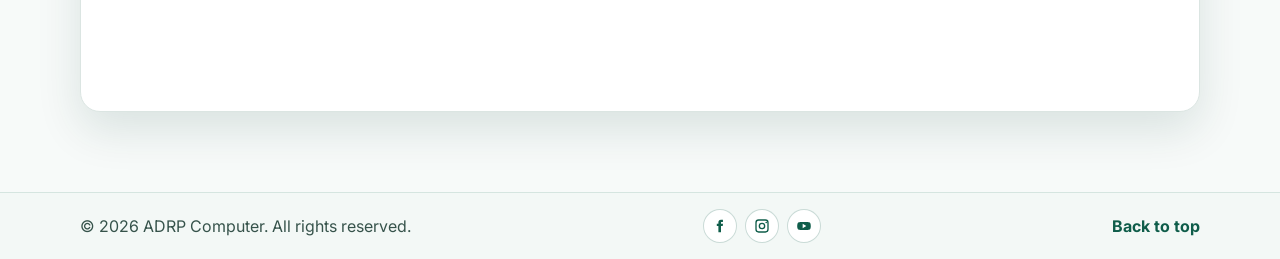
<file: contact.html>
<!DOCTYPE html>
<html lang="en">
  <head>
    <meta charset="UTF-8" />
    <meta name="viewport" content="width=device-width, initial-scale=1.0" />
    <title>Contact ADRP Computer | Assam</title>
    <meta
      name="description"
      content="Contact ADRP Computer for website designing, software development, mobile apps, SEO, social media marketing, IT consultancy and education franchisee enquiries."
    />
    <meta name="robots" content="index, follow" />
    <link rel="canonical" href="https://adrp.in/contact.html" />
    <link rel="icon" type="image/png" href="assets/favicon.png" />
    <link rel="preconnect" href="https://fonts.googleapis.com" />
    <link rel="preconnect" href="https://fonts.gstatic.com" crossorigin />
    <link
      href="https://fonts.googleapis.com/css2?family=Inter:wght@400;500;600;700;800&display=swap"
      rel="stylesheet"
    />
    <link rel="stylesheet" href="styles.css" />
  </head>
  <body>
    <div class="bg-orb orb-1" aria-hidden="true"></div>
    <div class="bg-orb orb-2" aria-hidden="true"></div>

    <header class="site-header">
      <div class="container nav-wrap">
        <a class="brand" href="index.html" aria-label="ADRP Computer Home">
          <img src="assets/logo.png" alt="ADRP Computer logo" />
          <span>ADRP Computer</span>
        </a>
        <button class="menu-btn" type="button" aria-expanded="false" aria-controls="site-nav">
          <span></span>
          <span></span>
          <span></span>
          <span class="sr-only">Toggle navigation menu</span>
        </button>
        <nav id="site-nav" class="site-nav" aria-label="Primary">
          <a href="index.html">Home</a>
          <a href="services.html">Services</a>
          <a href="education.html">Education</a>
          <a href="about.html">About</a>
          <a href="contact.html">Contact</a>
        </nav>
      </div>
    </header>

    <main>
      <section class="section page-hero">
        <div class="container reveal">
          <p class="eyebrow">Contact Us</p>
          <h1>Let’s Discuss Your Project or Franchisee Enquiry</h1>
          <p class="lead">Reach out by call, WhatsApp, email or the form below.</p>
        </div>
      </section>

      <section class="section contact">
        <div class="container contact-grid">
          <div class="reveal">
            <h2>Reach ADRP Computer</h2>
            <ul class="contact-points">
              <li>Email: <a href="mailto:info@adrp.in">info@adrp.in</a></li>
              <li>Email: <a href="mailto:adrpcomputer@gmail.com">adrpcomputer@gmail.com</a></li>
              <li>Call: <a href="tel:+919707044172">+91 97070 44172</a></li>
              <li>WhatsApp: <a href="https://wa.me/919707044172" target="_blank" rel="noopener noreferrer">+91 97070 44172</a></li>
              <li>Address: 1 No. Nareng, Ward No. 6, Dhemaji, Assam, India - 787057</li>
            </ul>
          </div>
          <form class="contact-form reveal" id="contact-form" novalidate>
            <label>
              Full Name
              <input type="text" name="name" placeholder="Your name" required />
            </label>
            <label>
              Email
              <input type="email" name="email" placeholder="you@example.com" required />
            </label>
            <label>
              Service Needed
              <select name="service" required>
                <option value="">Select a service</option>
                <option>Website Designing</option>
                <option>Software Development</option>
                <option>Mobile App Development</option>
                <option>SEO</option>
                <option>Social Media Marketing</option>
                <option>IT Consultancy</option>
                <option>Computer Education</option>
                <option>Franchisee Enquiry</option>
              </select>
            </label>
            <label>
              Project Details
              <textarea
                name="message"
                rows="4"
                placeholder="Tell us what you need..."
                required
              ></textarea>
            </label>
            <button type="submit" class="btn btn-primary">Send Enquiry</button>
            <p class="form-note" id="form-note" aria-live="polite"></p>
          </form>
        </div>
        <div class="container map-wrap reveal">
          <iframe
            src="https://www.google.com/maps/embed?pb=!1m18!1m12!1m3!1d3539.6504535859417!2d94.53686257524527!3d27.480139576313643!2m3!1f0!2f0!3f0!3m2!1i1024!2i768!4f13.1!3m3!1m2!1s0x3740e71771041f93%3A0xf3d5a285f196d966!2sADRP%20Computer%20(P)%20Ltd.!5e0!3m2!1sen!2sin!4v1772560618919!5m2!1sen!2sin"
            width="800"
            height="600"
            style="border: 0"
            allowfullscreen=""
            loading="lazy"
            referrerpolicy="no-referrer-when-downgrade"
            title="ADRP Computer Google Map Location"
          ></iframe>
        </div>
      </section>
    </main>

    <footer class="site-footer">
      <div class="container footer-wrap">
        <p>© <span id="year"></span> ADRP Computer. All rights reserved.</p>
        <div class="footer-social" aria-label="Social media links">
          <a
            class="social-link"
            href="https://www.facebook.com/adrpcomputer"
            target="_blank"
            rel="noopener noreferrer"
            aria-label="Visit ADRP Computer on Facebook"
          >
            <svg viewBox="0 0 24 24" aria-hidden="true">
              <path d="M13.5 8.5V6.9c0-.7.5-.9.8-.9h2.1V2.5h-2.9c-3.2 0-3.9 2.4-3.9 3.9v2.1H7.2V12h2.4v9.5h3.9V12h2.6l.4-3.5z" />
            </svg>
          </a>
          <a
            class="social-link"
            href="https://www.instagram.com/adrpcomputer/"
            target="_blank"
            rel="noopener noreferrer"
            aria-label="Visit ADRP Computer on Instagram"
          >
            <svg viewBox="0 0 24 24" aria-hidden="true">
              <path d="M7 2h10a5 5 0 0 1 5 5v10a5 5 0 0 1-5 5H7a5 5 0 0 1-5-5V7a5 5 0 0 1 5-5m0 2a3 3 0 0 0-3 3v10a3 3 0 0 0 3 3h10a3 3 0 0 0 3-3V7a3 3 0 0 0-3-3H7m11.3 1.5a1.2 1.2 0 1 1 0 2.4 1.2 1.2 0 0 1 0-2.4M12 7a5 5 0 1 1 0 10 5 5 0 0 1 0-10m0 2a3 3 0 1 0 0 6 3 3 0 0 0 0-6z" />
            </svg>
          </a>
          <a
            class="social-link"
            href="https://www.youtube.com/@adrpcomputer3998"
            target="_blank"
            rel="noopener noreferrer"
            aria-label="Visit ADRP Computer on YouTube"
          >
            <svg viewBox="0 0 24 24" aria-hidden="true">
              <path d="M21.8 8.5a3 3 0 0 0-2.1-2.1C17.8 6 12 6 12 6s-5.8 0-7.7.4A3 3 0 0 0 2.2 8.5C1.8 10.4 1.8 12 1.8 12s0 1.6.4 3.5a3 3 0 0 0 2.1 2.1C6.2 18 12 18 12 18s5.8 0 7.7-.4a3 3 0 0 0 2.1-2.1c.4-1.9.4-3.5.4-3.5s0-1.6-.4-3.5M10 15.2V8.8L15.5 12z" />
            </svg>
          </a>
        </div>
        <a href="#">Back to top</a>
      </div>
    </footer>

    <a
      class="whatsapp-float"
      href="https://wa.me/919707044172"
      target="_blank"
      rel="noopener noreferrer"
      aria-label="Chat with ADRP Computer on WhatsApp"
    >
      <span class="whatsapp-icon" aria-hidden="true">
        <img src="assets/WhatsApp.svg" alt="WhatsApp" />
      </span>
    </a>

    <script src="script.js" defer></script>
  </body>
</html>
</file>
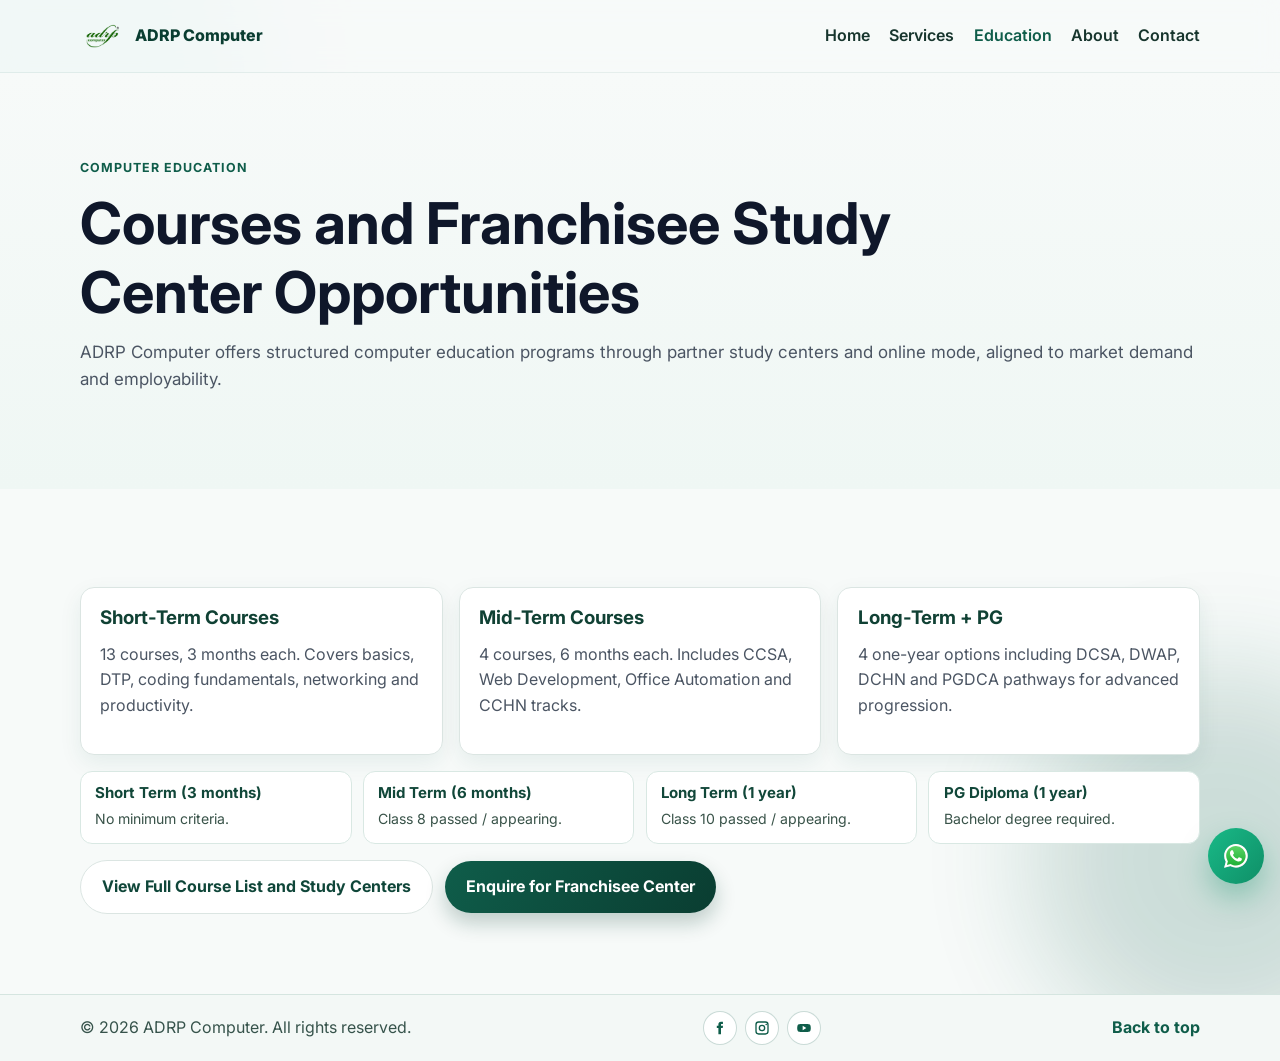
<file: education.html>
<!DOCTYPE html>
<html lang="en">
  <head>
    <meta charset="UTF-8" />
    <meta name="viewport" content="width=device-width, initial-scale=1.0" />
    <title>Computer Education & Franchisee | ADRP Computer</title>
    <meta
      name="description"
      content="ADRP Computer offers computer education programs and franchisee study center opportunities with short-term, mid-term, long-term, and PG diploma pathways."
    />
    <meta name="robots" content="index, follow" />
    <link rel="canonical" href="https://adrp.in/education.html" />
    <link rel="icon" type="image/png" href="assets/favicon.png" />
    <link rel="preconnect" href="https://fonts.googleapis.com" />
    <link rel="preconnect" href="https://fonts.gstatic.com" crossorigin />
    <link
      href="https://fonts.googleapis.com/css2?family=Inter:wght@400;500;600;700;800&display=swap"
      rel="stylesheet"
    />
    <link rel="stylesheet" href="styles.css" />
  </head>
  <body>
    <div class="bg-orb orb-1" aria-hidden="true"></div>
    <div class="bg-orb orb-2" aria-hidden="true"></div>

    <header class="site-header">
      <div class="container nav-wrap">
        <a class="brand" href="index.html" aria-label="ADRP Computer Home">
          <img src="assets/logo.png" alt="ADRP Computer logo" />
          <span>ADRP Computer</span>
        </a>
        <button class="menu-btn" type="button" aria-expanded="false" aria-controls="site-nav">
          <span></span>
          <span></span>
          <span></span>
          <span class="sr-only">Toggle navigation menu</span>
        </button>
        <nav id="site-nav" class="site-nav" aria-label="Primary">
          <a href="index.html">Home</a>
          <a href="services.html">Services</a>
          <a href="education.html">Education</a>
          <a href="about.html">About</a>
          <a href="contact.html">Contact</a>
        </nav>
      </div>
    </header>

    <main>
      <section class="section page-hero education">
        <div class="container reveal">
          <p class="eyebrow">Computer Education</p>
          <h1>Courses and Franchisee Study Center Opportunities</h1>
          <p class="lead">
            ADRP Computer offers structured computer education programs through partner study centers and online mode, aligned to market demand and employability.
          </p>
        </div>
      </section>

      <section class="section">
        <div class="container">
          <div class="education-grid">
            <article class="education-card reveal">
              <h3>Short-Term Courses</h3>
              <p>13 courses, 3 months each. Covers basics, DTP, coding fundamentals, networking and productivity.</p>
            </article>
            <article class="education-card reveal">
              <h3>Mid-Term Courses</h3>
              <p>4 courses, 6 months each. Includes CCSA, Web Development, Office Automation and CCHN tracks.</p>
            </article>
            <article class="education-card reveal">
              <h3>Long-Term + PG</h3>
              <p>4 one-year options including DCSA, DWAP, DCHN and PGDCA pathways for advanced progression.</p>
            </article>
          </div>

          <div class="eligibility-snapshot reveal" aria-label="Eligibility Snapshot">
            <article class="eligibility-item">
              <h3>Short Term (3 months)</h3>
              <p>No minimum criteria.</p>
            </article>
            <article class="eligibility-item">
              <h3>Mid Term (6 months)</h3>
              <p>Class 8 passed / appearing.</p>
            </article>
            <article class="eligibility-item">
              <h3>Long Term (1 year)</h3>
              <p>Class 10 passed / appearing.</p>
            </article>
            <article class="eligibility-item">
              <h3>PG Diploma (1 year)</h3>
              <p>Bachelor degree required.</p>
            </article>
          </div>

          <div class="education-cta reveal">
            <a
              class="btn btn-secondary"
              href="https://adrp.in/computer-education/"
              target="_blank"
              rel="noopener noreferrer"
            >
              View Full Course List and Study Centers
            </a>
            <a class="btn btn-primary" href="contact.html">Enquire for Franchisee Center</a>
          </div>
        </div>
      </section>
    </main>

    <footer class="site-footer">
      <div class="container footer-wrap">
        <p>© <span id="year"></span> ADRP Computer. All rights reserved.</p>
        <div class="footer-social" aria-label="Social media links">
          <a
            class="social-link"
            href="https://www.facebook.com/adrpcomputer"
            target="_blank"
            rel="noopener noreferrer"
            aria-label="Visit ADRP Computer on Facebook"
          >
            <svg viewBox="0 0 24 24" aria-hidden="true">
              <path d="M13.5 8.5V6.9c0-.7.5-.9.8-.9h2.1V2.5h-2.9c-3.2 0-3.9 2.4-3.9 3.9v2.1H7.2V12h2.4v9.5h3.9V12h2.6l.4-3.5z" />
            </svg>
          </a>
          <a
            class="social-link"
            href="https://www.instagram.com/adrpcomputer/"
            target="_blank"
            rel="noopener noreferrer"
            aria-label="Visit ADRP Computer on Instagram"
          >
            <svg viewBox="0 0 24 24" aria-hidden="true">
              <path d="M7 2h10a5 5 0 0 1 5 5v10a5 5 0 0 1-5 5H7a5 5 0 0 1-5-5V7a5 5 0 0 1 5-5m0 2a3 3 0 0 0-3 3v10a3 3 0 0 0 3 3h10a3 3 0 0 0 3-3V7a3 3 0 0 0-3-3H7m11.3 1.5a1.2 1.2 0 1 1 0 2.4 1.2 1.2 0 0 1 0-2.4M12 7a5 5 0 1 1 0 10 5 5 0 0 1 0-10m0 2a3 3 0 1 0 0 6 3 3 0 0 0 0-6z" />
            </svg>
          </a>
          <a
            class="social-link"
            href="https://www.youtube.com/@adrpcomputer3998"
            target="_blank"
            rel="noopener noreferrer"
            aria-label="Visit ADRP Computer on YouTube"
          >
            <svg viewBox="0 0 24 24" aria-hidden="true">
              <path d="M21.8 8.5a3 3 0 0 0-2.1-2.1C17.8 6 12 6 12 6s-5.8 0-7.7.4A3 3 0 0 0 2.2 8.5C1.8 10.4 1.8 12 1.8 12s0 1.6.4 3.5a3 3 0 0 0 2.1 2.1C6.2 18 12 18 12 18s5.8 0 7.7-.4a3 3 0 0 0 2.1-2.1c.4-1.9.4-3.5.4-3.5s0-1.6-.4-3.5M10 15.2V8.8L15.5 12z" />
            </svg>
          </a>
        </div>
        <a href="#">Back to top</a>
      </div>
    </footer>

    <a
      class="whatsapp-float"
      href="https://wa.me/919707044172"
      target="_blank"
      rel="noopener noreferrer"
      aria-label="Chat with ADRP Computer on WhatsApp"
    >
      <span class="whatsapp-icon" aria-hidden="true">
        <img src="assets/WhatsApp.svg" alt="WhatsApp" />
      </span>
    </a>

    <script src="script.js" defer></script>
  </body>
</html>
</file>
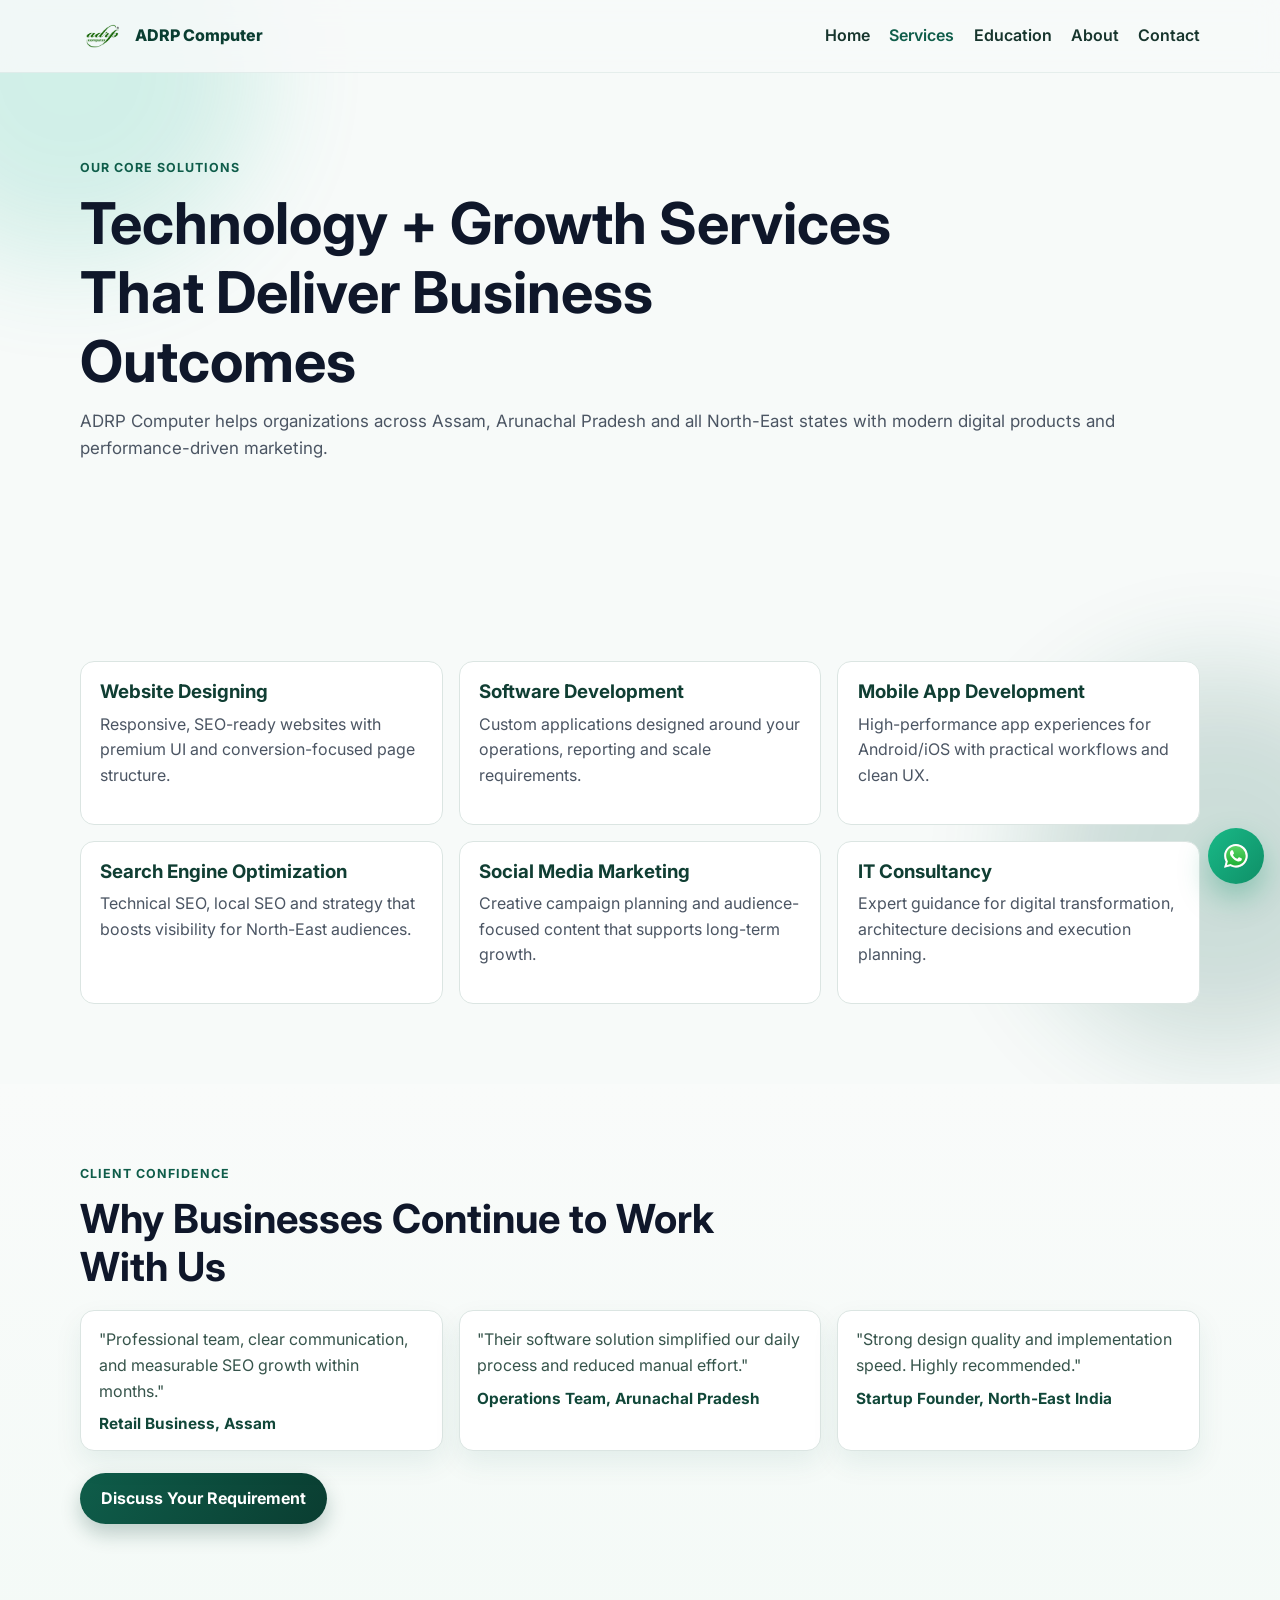
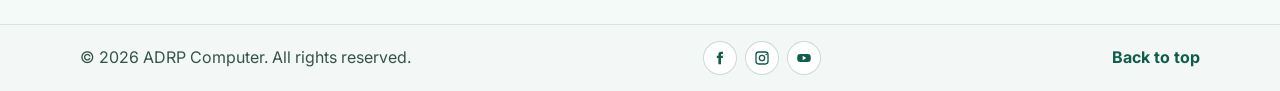
<file: services.html>
<!DOCTYPE html>
<html lang="en">
  <head>
    <meta charset="UTF-8" />
    <meta name="viewport" content="width=device-width, initial-scale=1.0" />
    <title>Services | ADRP Computer</title>
    <meta
      name="description"
      content="Explore ADRP Computer services: website designing, software development, mobile app development, SEO, social media marketing, and IT consultancy across North-East India."
    />
    <meta name="robots" content="index, follow" />
    <link rel="canonical" href="https://adrp.in/services.html" />
    <link rel="icon" type="image/png" href="assets/favicon.png" />
    <link rel="preconnect" href="https://fonts.googleapis.com" />
    <link rel="preconnect" href="https://fonts.gstatic.com" crossorigin />
    <link
      href="https://fonts.googleapis.com/css2?family=Inter:wght@400;500;600;700;800&display=swap"
      rel="stylesheet"
    />
    <link rel="stylesheet" href="styles.css" />
  </head>
  <body>
    <div class="bg-orb orb-1" aria-hidden="true"></div>
    <div class="bg-orb orb-2" aria-hidden="true"></div>

    <header class="site-header">
      <div class="container nav-wrap">
        <a class="brand" href="index.html" aria-label="ADRP Computer Home">
          <img src="assets/logo.png" alt="ADRP Computer logo" />
          <span>ADRP Computer</span>
        </a>
        <button class="menu-btn" type="button" aria-expanded="false" aria-controls="site-nav">
          <span></span>
          <span></span>
          <span></span>
          <span class="sr-only">Toggle navigation menu</span>
        </button>
        <nav id="site-nav" class="site-nav" aria-label="Primary">
          <a href="index.html">Home</a>
          <a href="services.html">Services</a>
          <a href="education.html">Education</a>
          <a href="about.html">About</a>
          <a href="contact.html">Contact</a>
        </nav>
      </div>
    </header>

    <main>
      <section class="section page-hero">
        <div class="container reveal">
          <p class="eyebrow">Our Core Solutions</p>
          <h1>Technology + Growth Services That Deliver Business Outcomes</h1>
          <p class="lead">
            ADRP Computer helps organizations across Assam, Arunachal Pradesh and all North-East states with modern digital products and performance-driven marketing.
          </p>
        </div>
      </section>

      <section class="section services">
        <div class="container">
          <div class="services-grid">
            <article class="service-card reveal">
              <h3>Website Designing</h3>
              <p>Responsive, SEO-ready websites with premium UI and conversion-focused page structure.</p>
            </article>
            <article class="service-card reveal">
              <h3>Software Development</h3>
              <p>Custom applications designed around your operations, reporting and scale requirements.</p>
            </article>
            <article class="service-card reveal">
              <h3>Mobile App Development</h3>
              <p>High-performance app experiences for Android/iOS with practical workflows and clean UX.</p>
            </article>
            <article class="service-card reveal">
              <h3>Search Engine Optimization</h3>
              <p>Technical SEO, local SEO and strategy that boosts visibility for North-East audiences.</p>
            </article>
            <article class="service-card reveal">
              <h3>Social Media Marketing</h3>
              <p>Creative campaign planning and audience-focused content that supports long-term growth.</p>
            </article>
            <article class="service-card reveal">
              <h3>IT Consultancy</h3>
              <p>Expert guidance for digital transformation, architecture decisions and execution planning.</p>
            </article>
          </div>
        </div>
      </section>

      <section class="section testimonials">
        <div class="container">
          <div class="section-head reveal">
            <p class="eyebrow">Client Confidence</p>
            <h2>Why Businesses Continue to Work With Us</h2>
          </div>
          <div class="testimonials-strip reveal">
            <article class="testimonial-card">
              <p>"Professional team, clear communication, and measurable SEO growth within months."</p>
              <h3>Retail Business, Assam</h3>
            </article>
            <article class="testimonial-card">
              <p>"Their software solution simplified our daily process and reduced manual effort."</p>
              <h3>Operations Team, Arunachal Pradesh</h3>
            </article>
            <article class="testimonial-card">
              <p>"Strong design quality and implementation speed. Highly recommended."</p>
              <h3>Startup Founder, North-East India</h3>
            </article>
          </div>
          <div class="cta-group">
            <a class="btn btn-primary" href="contact.html">Discuss Your Requirement</a>
          </div>
        </div>
      </section>
    </main>

    <footer class="site-footer">
      <div class="container footer-wrap">
        <p>© <span id="year"></span> ADRP Computer. All rights reserved.</p>
        <div class="footer-social" aria-label="Social media links">
          <a
            class="social-link"
            href="https://www.facebook.com/adrpcomputer"
            target="_blank"
            rel="noopener noreferrer"
            aria-label="Visit ADRP Computer on Facebook"
          >
            <svg viewBox="0 0 24 24" aria-hidden="true">
              <path d="M13.5 8.5V6.9c0-.7.5-.9.8-.9h2.1V2.5h-2.9c-3.2 0-3.9 2.4-3.9 3.9v2.1H7.2V12h2.4v9.5h3.9V12h2.6l.4-3.5z" />
            </svg>
          </a>
          <a
            class="social-link"
            href="https://www.instagram.com/adrpcomputer/"
            target="_blank"
            rel="noopener noreferrer"
            aria-label="Visit ADRP Computer on Instagram"
          >
            <svg viewBox="0 0 24 24" aria-hidden="true">
              <path d="M7 2h10a5 5 0 0 1 5 5v10a5 5 0 0 1-5 5H7a5 5 0 0 1-5-5V7a5 5 0 0 1 5-5m0 2a3 3 0 0 0-3 3v10a3 3 0 0 0 3 3h10a3 3 0 0 0 3-3V7a3 3 0 0 0-3-3H7m11.3 1.5a1.2 1.2 0 1 1 0 2.4 1.2 1.2 0 0 1 0-2.4M12 7a5 5 0 1 1 0 10 5 5 0 0 1 0-10m0 2a3 3 0 1 0 0 6 3 3 0 0 0 0-6z" />
            </svg>
          </a>
          <a
            class="social-link"
            href="https://www.youtube.com/@adrpcomputer3998"
            target="_blank"
            rel="noopener noreferrer"
            aria-label="Visit ADRP Computer on YouTube"
          >
            <svg viewBox="0 0 24 24" aria-hidden="true">
              <path d="M21.8 8.5a3 3 0 0 0-2.1-2.1C17.8 6 12 6 12 6s-5.8 0-7.7.4A3 3 0 0 0 2.2 8.5C1.8 10.4 1.8 12 1.8 12s0 1.6.4 3.5a3 3 0 0 0 2.1 2.1C6.2 18 12 18 12 18s5.8 0 7.7-.4a3 3 0 0 0 2.1-2.1c.4-1.9.4-3.5.4-3.5s0-1.6-.4-3.5M10 15.2V8.8L15.5 12z" />
            </svg>
          </a>
        </div>
        <a href="#">Back to top</a>
      </div>
    </footer>

    <a
      class="whatsapp-float"
      href="https://wa.me/919707044172"
      target="_blank"
      rel="noopener noreferrer"
      aria-label="Chat with ADRP Computer on WhatsApp"
    >
      <span class="whatsapp-icon" aria-hidden="true">
        <img src="assets/WhatsApp.svg" alt="WhatsApp" />
      </span>
    </a>

    <script src="script.js" defer></script>
  </body>
</html>
</file>
<file: styles.css>
:root {
  --bg: #f7faf9;
  --surface: #ffffff;
  --text: #0f172a;
  --muted: #4b5563;
  --primary: #0f5d4a;
  --primary-dark: #0a3d31;
  --accent: #2bbf9c;
  --border: #dbe5e2;
  --shadow: 0 18px 45px rgba(10, 61, 49, 0.12);
  --radius-lg: 20px;
  --radius-md: 14px;
  --max-width: 1120px;
}

*,
*::before,
*::after {
  box-sizing: border-box;
}

html {
  scroll-behavior: smooth;
}

body {
  margin: 0;
  font-family: "Inter", system-ui, -apple-system, Segoe UI, Roboto, sans-serif;
  color: var(--text);
  background: var(--bg);
  line-height: 1.6;
  overflow-x: hidden;
}

img {
  max-width: 100%;
  display: block;
}

a {
  color: inherit;
  text-decoration: none;
}

.container {
  width: min(100% - 2rem, var(--max-width));
  margin-inline: auto;
}

.section {
  padding: 5rem 0;
  position: relative;
}

.eyebrow {
  font-weight: 700;
  color: var(--primary);
  letter-spacing: 0.08em;
  text-transform: uppercase;
  font-size: 0.78rem;
  margin-bottom: 0.7rem;
}

h1,
h2,
h3 {
  line-height: 1.2;
  margin: 0 0 0.75rem;
}

h1 {
  font-size: clamp(2rem, 5vw, 3.6rem);
}

h2 {
  font-size: clamp(1.7rem, 3.5vw, 2.5rem);
}

p {
  margin: 0 0 1rem;
  color: var(--muted);
}

.bg-orb {
  position: fixed;
  width: 380px;
  height: 380px;
  border-radius: 50%;
  filter: blur(56px);
  z-index: -1;
  pointer-events: none;
  opacity: 0.18;
}

.orb-1 {
  top: -120px;
  left: -120px;
  background: var(--accent);
}

.orb-2 {
  bottom: -150px;
  right: -130px;
  background: var(--primary);
}

.site-header {
  position: sticky;
  top: 0;
  z-index: 80;
  backdrop-filter: blur(12px);
  background: rgba(247, 250, 249, 0.84);
  border-bottom: 1px solid rgba(15, 93, 74, 0.08);
}

.nav-wrap {
  display: flex;
  align-items: center;
  justify-content: space-between;
  min-height: 72px;
}

.brand {
  display: flex;
  align-items: center;
  gap: 0.7rem;
  font-weight: 800;
  color: var(--primary-dark);
}

.brand img {
  width: 44px;
  height: 44px;
  object-fit: contain;
}

.site-nav {
  display: flex;
  gap: 1.2rem;
  align-items: center;
}

.site-nav a {
  font-weight: 600;
  color: #17352d;
  transition: color 0.25s ease;
}

.site-nav a:hover,
.site-nav a.active {
  color: var(--primary);
}

.menu-btn {
  display: none;
  background: transparent;
  border: 0;
  width: 42px;
  height: 42px;
  padding: 0.4rem;
  cursor: pointer;
}

.menu-btn span {
  display: block;
  width: 100%;
  height: 2px;
  background: var(--primary-dark);
  margin: 6px 0;
  border-radius: 2px;
}

.sr-only {
  position: absolute;
  width: 1px;
  height: 1px;
  padding: 0;
  margin: -1px;
  overflow: hidden;
  clip: rect(0, 0, 0, 0);
  border: 0;
}

.hero {
  padding-top: 5.8rem;
}

.page-hero {
  padding-top: 5.3rem;
}

.page-hero h1 {
  max-width: 860px;
}

.hero-grid {
  display: grid;
  grid-template-columns: 1.18fr 0.82fr;
  gap: 2rem;
  align-items: center;
}

.hero h1 span {
  color: var(--primary);
}

.lead {
  font-size: 1.06rem;
}

.cta-group {
  display: flex;
  gap: 0.8rem;
  flex-wrap: wrap;
  margin: 1.4rem 0 1.2rem;
}

.btn {
  display: inline-flex;
  align-items: center;
  justify-content: center;
  border-radius: 999px;
  padding: 0.8rem 1.3rem;
  font-weight: 700;
  transition: transform 0.2s ease, box-shadow 0.2s ease, background 0.2s ease;
}

.btn:hover {
  transform: translateY(-2px);
}

.btn-primary {
  background: linear-gradient(120deg, var(--primary), var(--primary-dark));
  color: #fff;
  box-shadow: 0 10px 20px rgba(10, 61, 49, 0.24);
}

.btn-secondary {
  border: 1px solid var(--border);
  background: #fff;
  color: #0f4639;
}

.quick-points {
  list-style: none;
  display: flex;
  gap: 1rem;
  flex-wrap: wrap;
  padding: 0;
  margin: 0;
}

.quick-points li {
  border: 1px solid var(--border);
  border-radius: 999px;
  padding: 0.35rem 0.8rem;
  font-size: 0.9rem;
  color: #23413a;
  background: rgba(255, 255, 255, 0.7);
}

.hero-card {
  background: linear-gradient(150deg, #ffffff, #f2f8f6);
  border: 1px solid var(--border);
  border-radius: var(--radius-lg);
  padding: 1rem;
  box-shadow: var(--shadow);
}

.premium-hero-card {
  position: relative;
  overflow: hidden;
  isolation: isolate;
}

.premium-hero-card::before {
  content: "";
  position: absolute;
  inset: -25% -15%;
  background: conic-gradient(
    from 120deg,
    rgba(43, 191, 156, 0.2),
    rgba(15, 93, 74, 0.1),
    rgba(43, 191, 156, 0.2)
  );
  animation: rotateGradient 12s linear infinite;
  z-index: -2;
}

.premium-hero-card::after {
  content: "";
  position: absolute;
  inset: 1px;
  background: linear-gradient(150deg, #ffffff, #f4faf8);
  border-radius: calc(var(--radius-lg) - 2px);
  z-index: -1;
}

.pulse-ring {
  position: absolute;
  border-radius: 999px;
  border: 1px solid rgba(15, 93, 74, 0.25);
  pointer-events: none;
}

.ring-1 {
  width: 140px;
  height: 140px;
  right: -45px;
  top: -45px;
  animation: pulseRing 3.2s ease-out infinite;
}

.ring-2 {
  width: 90px;
  height: 90px;
  left: -28px;
  bottom: -28px;
  animation: pulseRing 2.6s ease-out infinite 0.4s;
}

.hero-float-badges {
  display: flex;
  gap: 0.5rem;
  margin-top: 0.9rem;
  flex-wrap: wrap;
}

.hero-float-badges span {
  border: 1px solid rgba(15, 93, 74, 0.2);
  color: #18493d;
  padding: 0.28rem 0.64rem;
  border-radius: 999px;
  background: rgba(255, 255, 255, 0.75);
  font-size: 0.8rem;
  font-weight: 700;
  animation: floatTag 2.8s ease-in-out infinite;
}

.hero-float-badges span:nth-child(2) {
  animation-delay: 0.25s;
}

.hero-float-badges span:nth-child(3) {
  animation-delay: 0.5s;
}

.stat-grid {
  display: grid;
  grid-template-columns: repeat(2, minmax(0, 1fr));
  gap: 0.9rem;
}

.stat-item {
  border-radius: var(--radius-md);
  background: #fff;
  border: 1px solid #e6efec;
  padding: 1rem;
}

.stat-item h2 {
  margin: 0;
  color: var(--primary);
  font-size: clamp(1.5rem, 2.8vw, 2rem);
}

.stat-item p {
  margin: 0.4rem 0 0;
  color: #3d4f4a;
  font-size: 0.95rem;
}

.section-head {
  max-width: 730px;
}

.services-grid {
  margin-top: 1.4rem;
  display: grid;
  grid-template-columns: repeat(3, minmax(0, 1fr));
  gap: 1rem;
}

.service-card {
  background: #fff;
  border: 1px solid var(--border);
  border-radius: var(--radius-md);
  padding: 1.2rem;
  transition: transform 0.22s ease, box-shadow 0.22s ease;
}

.service-card:hover {
  transform: translateY(-5px);
  box-shadow: 0 14px 30px rgba(15, 93, 74, 0.14);
}

.service-card h3 {
  margin-bottom: 0.5rem;
  color: #103e33;
}

.education {
  background: linear-gradient(180deg, #f7faf9, #eff7f4);
}

.education-grid {
  margin-top: 1.1rem;
  display: grid;
  grid-template-columns: repeat(3, minmax(0, 1fr));
  gap: 1rem;
}

.education-card {
  background: #fff;
  border: 1px solid var(--border);
  border-radius: var(--radius-md);
  padding: 1.2rem;
  box-shadow: 0 8px 22px rgba(15, 93, 74, 0.08);
}

.education-card h3 {
  color: #104134;
}

.education-cta {
  margin-top: 1rem;
  display: flex;
  gap: 0.8rem;
  flex-wrap: wrap;
  align-items: center;
}

.education-cta p {
  margin: 0;
}

.eligibility-snapshot {
  margin-top: 1rem;
  display: grid;
  grid-template-columns: repeat(4, minmax(0, 1fr));
  gap: 0.7rem;
}

.eligibility-item {
  background: #fff;
  border: 1px solid #d9e8e3;
  border-radius: 12px;
  padding: 0.8rem 0.9rem;
}

.eligibility-item h3 {
  margin: 0 0 0.35rem;
  font-size: 0.94rem;
  color: #114739;
}

.eligibility-item p {
  margin: 0;
  font-size: 0.88rem;
  color: #395349;
}

.why-grid {
  display: grid;
  grid-template-columns: 1fr 1fr;
  gap: 1.4rem;
  align-items: start;
}

.feature-list article {
  background: #fff;
  border: 1px solid var(--border);
  border-radius: var(--radius-md);
  padding: 1rem 1.1rem;
  margin-bottom: 0.8rem;
}

.coverage {
  background: linear-gradient(180deg, #f7faf9, #edf6f2);
}

.coverage-copy {
  max-width: 760px;
}

.state-tags {
  display: flex;
  flex-wrap: wrap;
  gap: 0.6rem;
}

.state-tags span {
  background: rgba(15, 93, 74, 0.1);
  color: #0f5141;
  border: 1px solid rgba(15, 93, 74, 0.2);
  border-radius: 999px;
  padding: 0.4rem 0.75rem;
  font-weight: 600;
  font-size: 0.88rem;
}

.testimonials {
  background: linear-gradient(180deg, #f9fbfa, #f4faf7);
}

.testimonials-strip {
  margin-top: 1.2rem;
  display: grid;
  grid-template-columns: repeat(3, minmax(0, 1fr));
  gap: 1rem;
}

.testimonial-card {
  background: #fff;
  border: 1px solid var(--border);
  border-radius: var(--radius-md);
  padding: 1rem 1.1rem;
  box-shadow: 0 12px 28px rgba(15, 93, 74, 0.08);
}

.testimonial-card p {
  color: #36544b;
  margin-bottom: 0.7rem;
}

.testimonial-card h3 {
  margin: 0;
  font-size: 0.96rem;
  color: #114739;
}

.contact-grid {
  display: grid;
  grid-template-columns: 1fr 1fr;
  gap: 1.3rem;
}

.contact-points {
  list-style: none;
  padding: 0;
  margin: 1rem 0 0;
}

.contact-points li {
  margin-bottom: 0.45rem;
}

.contact-form {
  background: #fff;
  border: 1px solid var(--border);
  border-radius: var(--radius-lg);
  box-shadow: var(--shadow);
  padding: 1rem;
}

.contact-form label {
  display: block;
  margin-bottom: 0.8rem;
  font-weight: 600;
  color: #173f34;
}

.contact-form input,
.contact-form select,
.contact-form textarea {
  width: 100%;
  margin-top: 0.35rem;
  border-radius: 10px;
  border: 1px solid #d6e3df;
  background: #fbfdfc;
  padding: 0.72rem 0.82rem;
  font: inherit;
  color: var(--text);
}

.contact-form input:focus,
.contact-form select:focus,
.contact-form textarea:focus {
  outline: 2px solid rgba(43, 191, 156, 0.45);
  border-color: #8bd9c6;
}

.form-note {
  margin: 0.7rem 0 0;
  font-weight: 600;
  font-size: 0.92rem;
}

.map-wrap {
  margin-top: 1.2rem;
  border: 1px solid var(--border);
  border-radius: var(--radius-lg);
  overflow: hidden;
  box-shadow: var(--shadow);
  background: #fff;
}

.map-wrap iframe {
  display: block;
  width: 100%;
  min-height: 360px;
}

.site-footer {
  border-top: 1px solid #d5e5e0;
  padding: 1rem 0;
  background: #f3f8f6;
}

.footer-wrap {
  display: flex;
  justify-content: space-between;
  gap: 1rem;
  align-items: center;
}

.footer-wrap p {
  margin: 0;
  color: #36534b;
}

.footer-social {
  display: inline-flex;
  gap: 0.5rem;
  align-items: center;
}

.social-link {
  width: 34px;
  height: 34px;
  border-radius: 50%;
  border: 1px solid rgba(15, 93, 74, 0.22);
  background: #ffffff;
  display: inline-flex;
  align-items: center;
  justify-content: center;
  color: var(--primary);
  transition: transform 0.2s ease, box-shadow 0.2s ease;
}

.social-link:hover {
  transform: translateY(-2px);
  box-shadow: 0 10px 18px rgba(15, 93, 74, 0.18);
}

.social-link svg {
  width: 16px;
  height: 16px;
  fill: currentColor;
}

.footer-wrap a {
  color: var(--primary);
  font-weight: 700;
}

.whatsapp-float {
  position: fixed;
  right: 1rem;
  bottom: 1rem;
  z-index: 120;
  display: inline-flex;
  align-items: center;
  justify-content: center;
  background: linear-gradient(130deg, #19b987, #0f8f67);
  color: #fff;
  border-radius: 50%;
  width: 56px;
  height: 56px;
  font-weight: 700;
  box-shadow: 0 14px 30px rgba(15, 143, 103, 0.35);
  animation: pulseWhatsapp 2.4s ease-in-out infinite;
}

.whatsapp-icon {
  width: 28px;
  height: 28px;
  display: inline-flex;
  align-items: center;
  justify-content: center;
}

.whatsapp-icon img {
  width: 28px;
  height: 28px;
  display: block;
}

.reveal {
  opacity: 0;
  transform: translateY(18px);
  transition: opacity 0.6s ease, transform 0.6s ease;
}

.reveal.visible {
  opacity: 1;
  transform: translateY(0);
}

@media (max-width: 980px) {
  .hero-grid,
  .why-grid,
  .contact-grid {
    grid-template-columns: 1fr;
  }

  .services-grid {
    grid-template-columns: repeat(2, minmax(0, 1fr));
  }

  .education-grid {
    grid-template-columns: 1fr;
  }

  .eligibility-snapshot {
    grid-template-columns: repeat(2, minmax(0, 1fr));
  }

  .testimonials-strip {
    grid-template-columns: 1fr;
  }
}

@media (max-width: 760px) {
  .section {
    padding: 4rem 0;
  }

  .menu-btn {
    display: block;
  }

  .site-nav {
    position: absolute;
    top: 72px;
    left: 0;
    right: 0;
    margin: 0 auto;
    width: min(100% - 2rem, var(--max-width));
    background: #ffffff;
    border: 1px solid var(--border);
    border-radius: 12px;
    box-shadow: var(--shadow);
    padding: 0.7rem;
    display: none;
    flex-direction: column;
    align-items: flex-start;
    gap: 0.4rem;
  }

  .site-nav.open {
    display: flex;
  }

  .site-nav a {
    width: 100%;
    padding: 0.5rem 0.4rem;
  }

  .services-grid {
    grid-template-columns: 1fr;
  }

  .footer-wrap {
    flex-direction: column;
    align-items: flex-start;
  }

  .eligibility-snapshot {
    grid-template-columns: 1fr;
  }

  .whatsapp-float {
    right: 0.75rem;
    width: 54px;
    height: 54px;
  }
}

@media (prefers-reduced-motion: reduce) {
  html {
    scroll-behavior: auto;
  }

  *,
  *::before,
  *::after {
    animation-duration: 0.01ms !important;
    animation-iteration-count: 1 !important;
    transition-duration: 0.01ms !important;
    scroll-behavior: auto !important;
  }
}

@keyframes rotateGradient {
  to {
    transform: rotate(1turn);
  }
}

@keyframes pulseRing {
  0% {
    transform: scale(0.95);
    opacity: 0.4;
  }
  70% {
    transform: scale(1.08);
    opacity: 0.15;
  }
  100% {
    transform: scale(1.12);
    opacity: 0;
  }
}

@keyframes floatTag {
  0%,
  100% {
    transform: translateY(0);
  }
  50% {
    transform: translateY(-3px);
  }
}

@keyframes pulseWhatsapp {
  0%,
  100% {
    transform: scale(1);
  }
  50% {
    transform: scale(1.03);
  }
}
</file>
